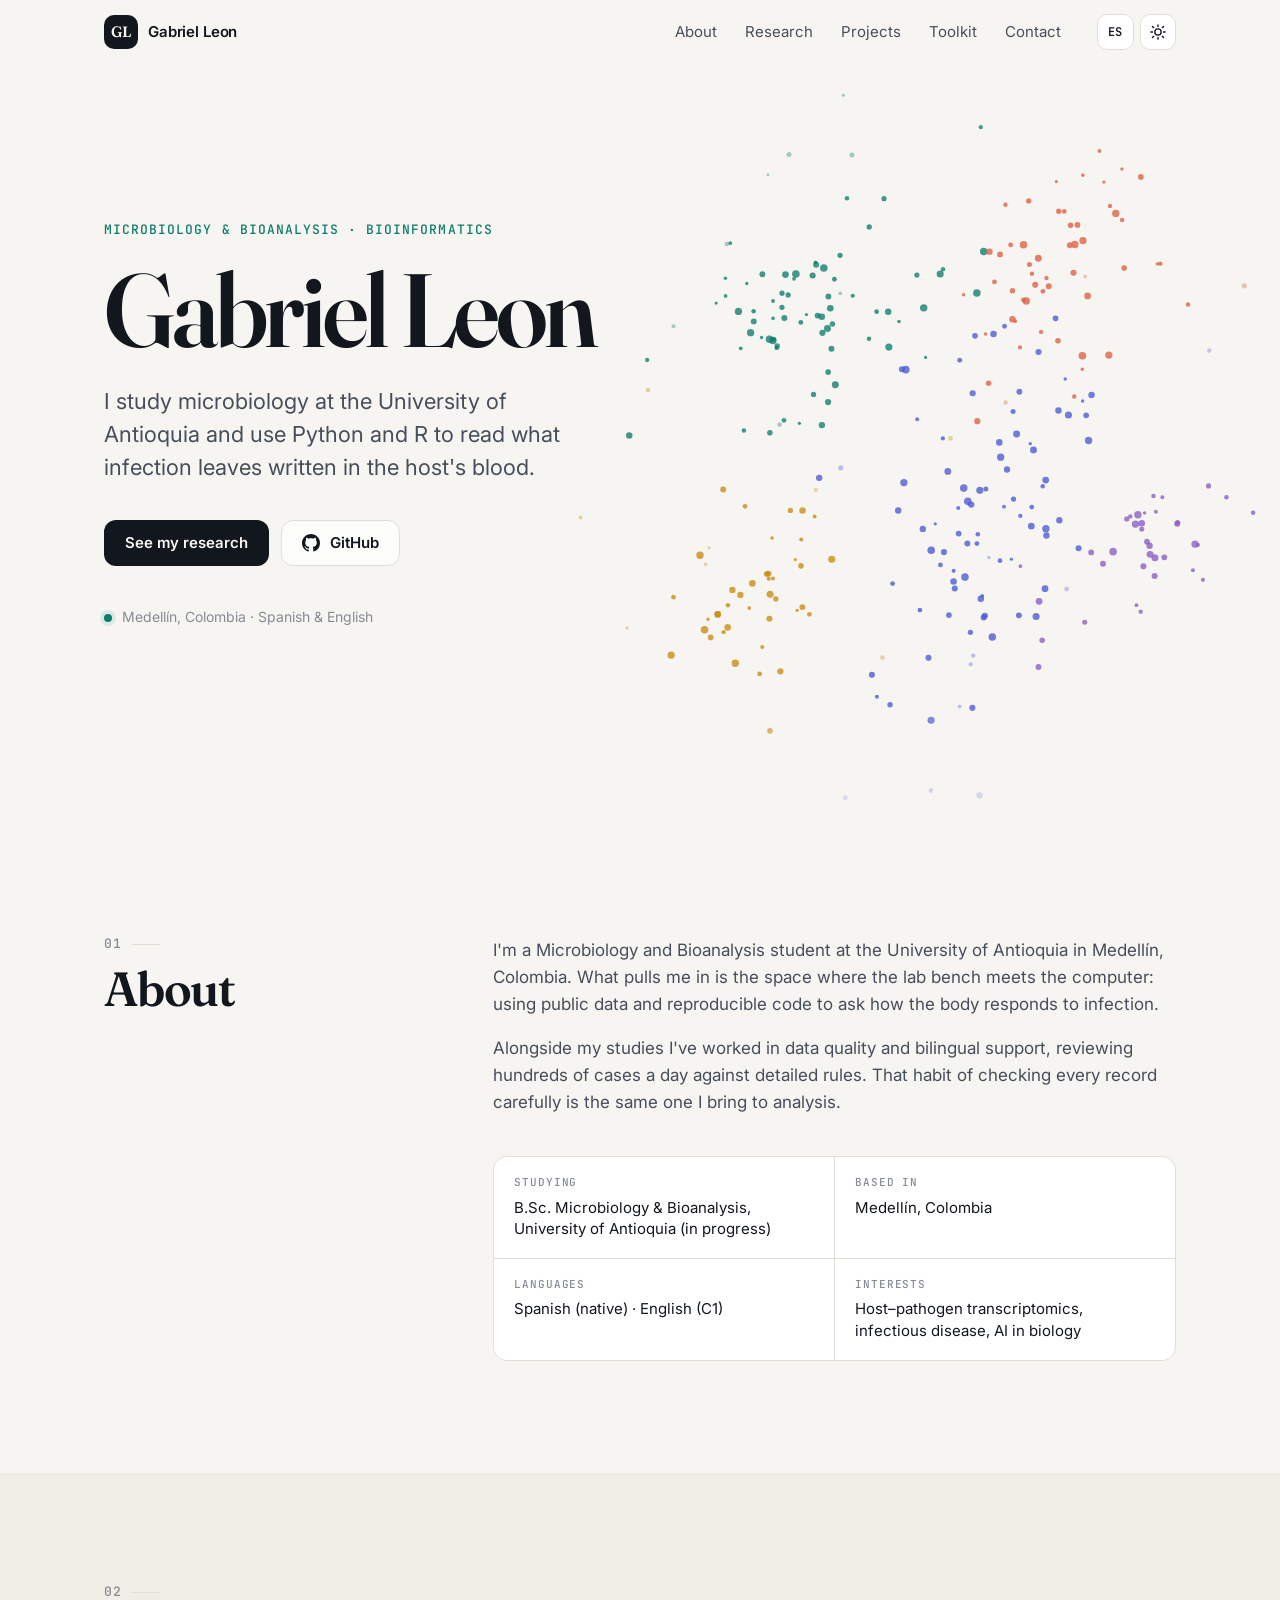
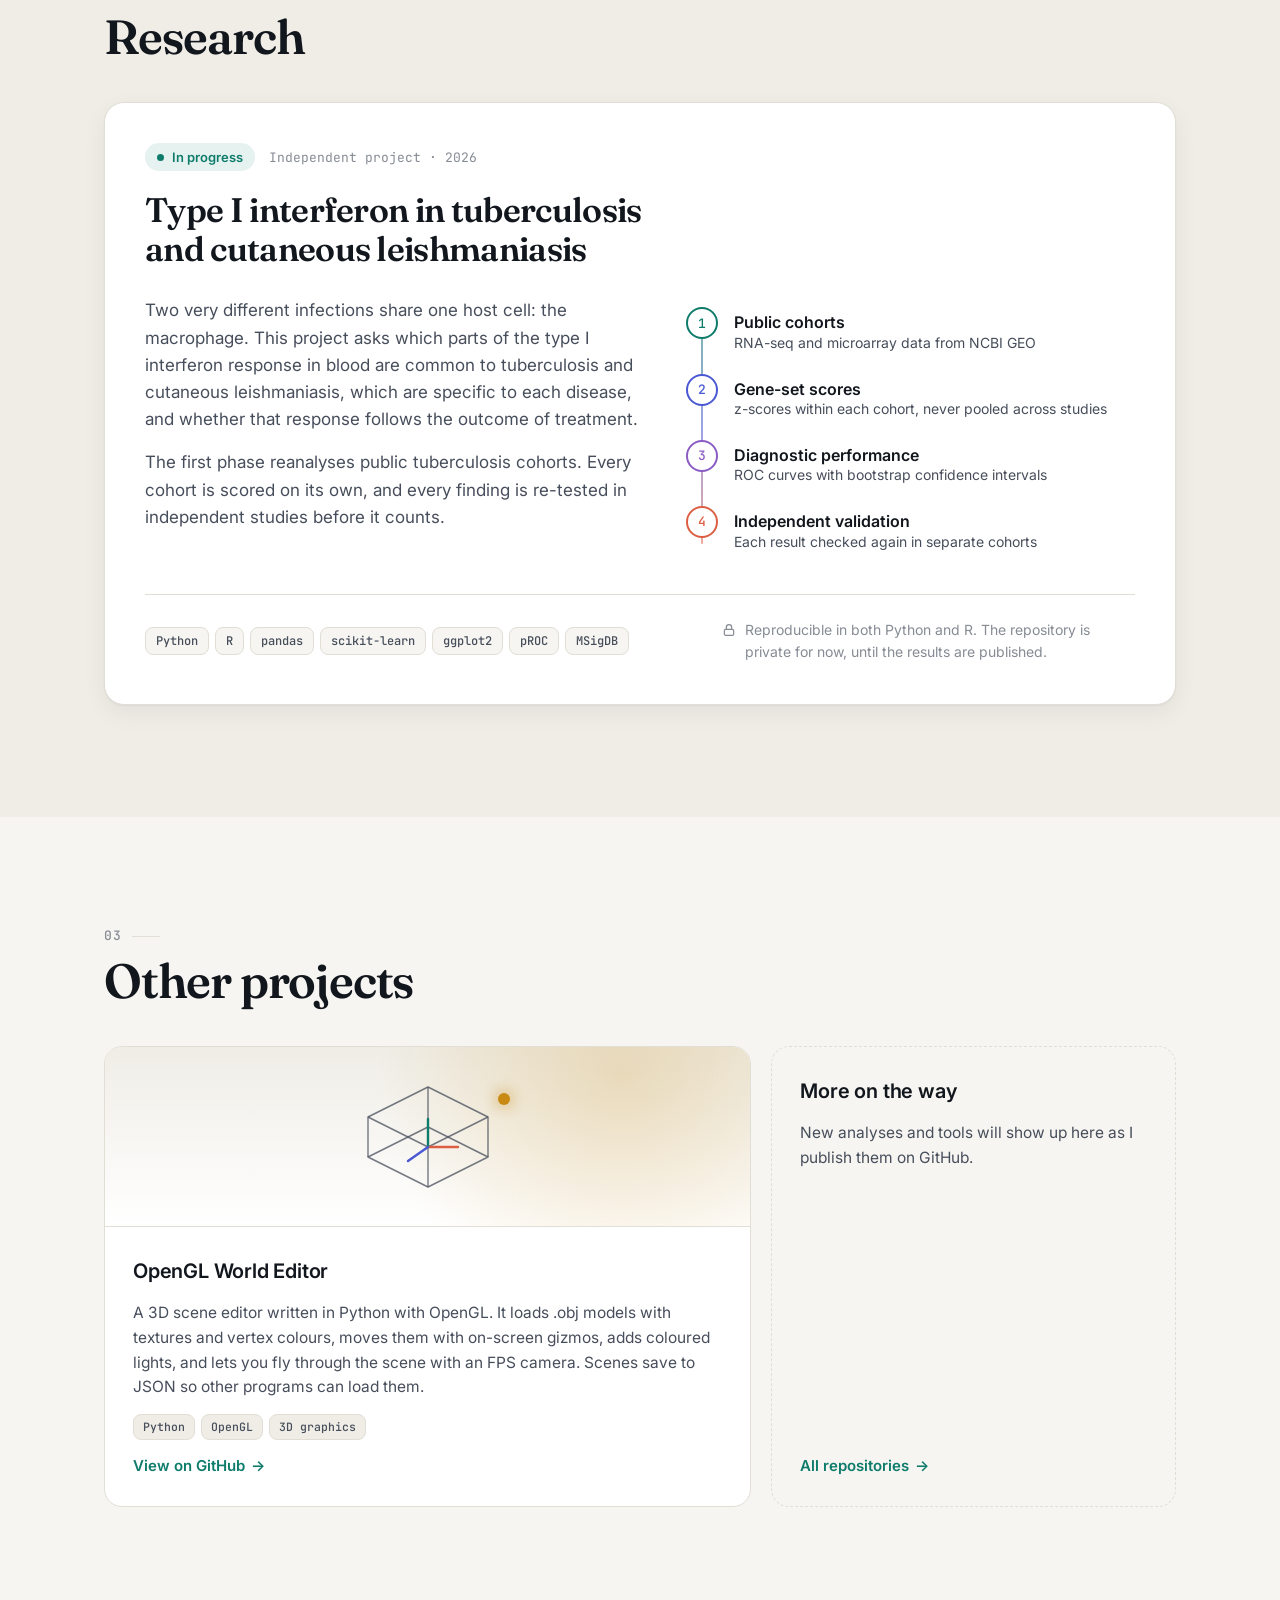
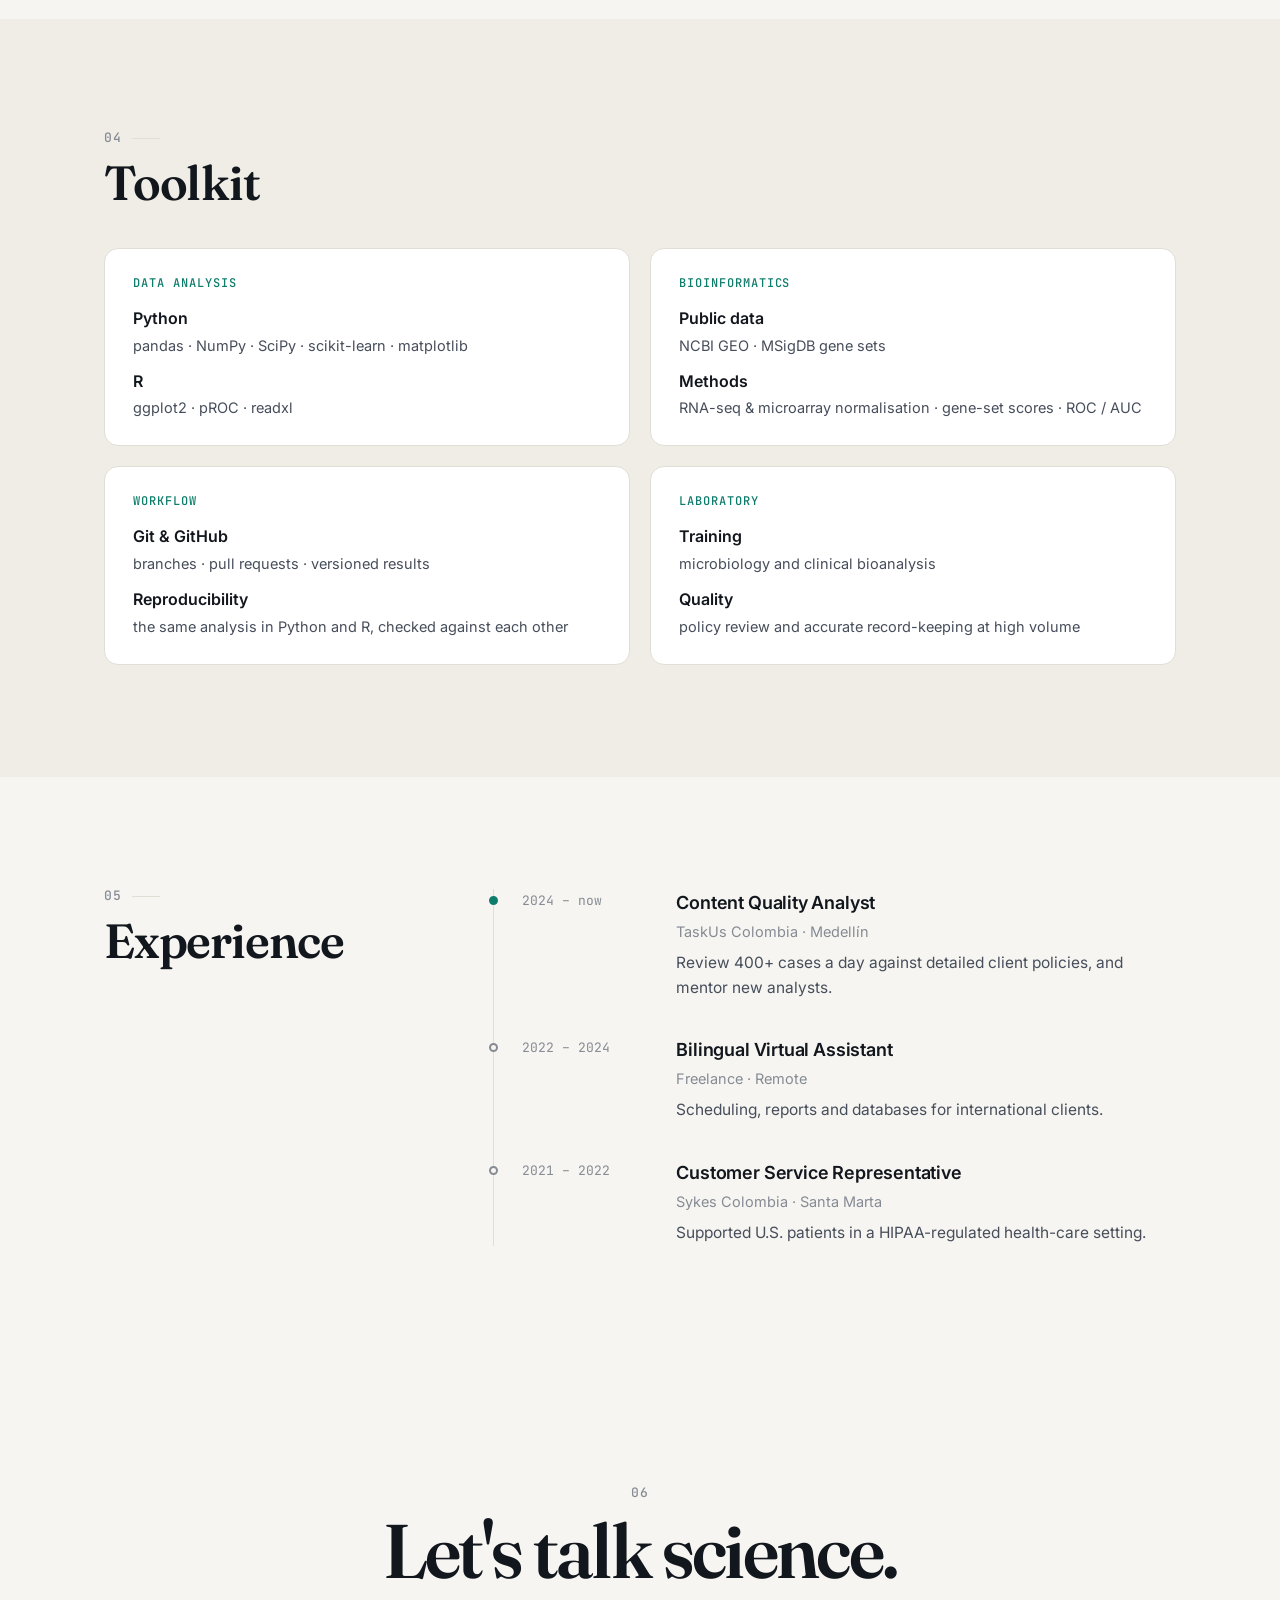
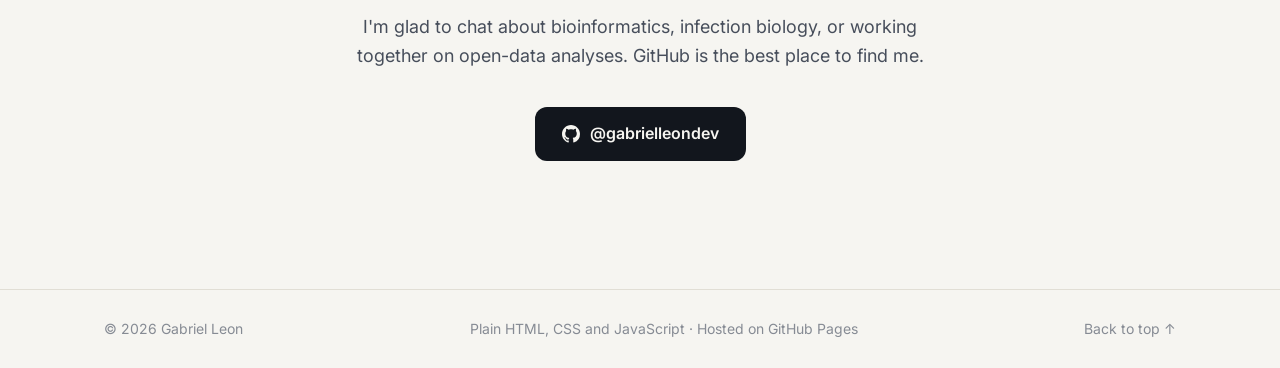
<file: index.html>
<!doctype html>
<html lang="en">
<head>
  <meta charset="utf-8">
  <meta name="viewport" content="width=device-width, initial-scale=1">
  <title>Gabriel Leon · Microbiology & Bioinformatics</title>
  <meta name="description" content="Gabriel Leon — Microbiology and Bioanalysis student at the University of Antioquia (Colombia), using Python and R to study the host response to infection in public transcriptomic data.">
  <meta name="author" content="Gabriel Leon">
  <meta name="theme-color" content="#f6f5f1">

  <meta property="og:type" content="website">
  <meta property="og:title" content="Gabriel Leon · Microbiology & Bioinformatics">
  <meta property="og:description" content="Microbiology and Bioanalysis student using Python and R to read infection in host transcriptomes.">
  <meta property="og:url" content="https://gabrielleondev.github.io/">
  <meta property="og:image" content="https://gabrielleondev.github.io/assets/og-light.png">
  <meta property="og:image:width" content="1200">
  <meta property="og:image:height" content="630">
  <meta property="og:image:alt" content="Gabriel Leon · Microbiology &amp; Bioanalysis · Bioinformatics">
  <meta name="twitter:card" content="summary_large_image">
  <meta name="twitter:image" content="https://gabrielleondev.github.io/assets/og-light.png">

  <link rel="icon" href="assets/favicon.svg" type="image/svg+xml">
  <link rel="preconnect" href="https://fonts.googleapis.com">
  <link rel="preconnect" href="https://fonts.gstatic.com" crossorigin>
  <link href="https://fonts.googleapis.com/css2?family=Fraunces:opsz,wght@9..144,400;9..144,600&family=Inter:wght@400;500;600&family=JetBrains+Mono:wght@400;500&display=swap" rel="stylesheet">
  <link rel="stylesheet" href="assets/styles.css?v=6">

  <script>
    // Aplica tema e idioma antes de pintar, para evitar parpadeos.
    // La página abre en modo claro; el oscuro solo si la persona lo eligió con el botón.
    (function () {
      var get = function (k) { try { return localStorage.getItem(k); } catch (e) { return null; } };
      var theme = get("theme") === "dark" ? "dark" : "light";
      document.documentElement.dataset.theme = theme;
      if (theme === "dark") document.querySelector('meta[name="theme-color"]').setAttribute("content", "#0a0d12");
      var lang = get("lang") || ((navigator.language || "en").toLowerCase().indexOf("es") === 0 ? "es" : "en");
      document.documentElement.lang = lang;
    })();
  </script>
</head>
<body>
  <a class="skip" href="#main" data-i18n="skip">Skip to content</a>

  <header class="nav" id="top">
    <div class="nav__inner">
      <a class="brand" href="#top" aria-label="Gabriel Leon, home">
        <span class="brand__mark" aria-hidden="true">GL</span>
        <span class="brand__name">Gabriel Leon</span>
      </a>

      <nav class="nav__links" id="nav-links" aria-label="Main">
        <a href="#about" data-i18n="nav.about">About</a>
        <a href="#research" data-i18n="nav.research">Research</a>
        <a href="#projects" data-i18n="nav.projects">Projects</a>
        <a href="#toolkit" data-i18n="nav.toolkit">Toolkit</a>
        <a href="#contact" data-i18n="nav.contact">Contact</a>
      </nav>

      <div class="nav__actions">
        <button class="chip-btn" id="lang-toggle" type="button" aria-label="Cambiar a español">
          <span data-lang-label>ES</span>
        </button>
        <button class="icon-btn" id="theme-toggle" type="button" aria-label="Toggle dark mode">
          <svg class="i-sun" viewBox="0 0 24 24" aria-hidden="true"><circle cx="12" cy="12" r="4.2"/><path d="M12 2.5v2.2M12 19.3v2.2M4.6 4.6l1.6 1.6M17.8 17.8l1.6 1.6M2.5 12h2.2M19.3 12h2.2M4.6 19.4l1.6-1.6M17.8 6.2l1.6-1.6"/></svg>
          <svg class="i-moon" viewBox="0 0 24 24" aria-hidden="true"><path d="M20 14.5A8 8 0 1 1 9.5 4a6.5 6.5 0 0 0 10.5 10.5z"/></svg>
        </button>
        <button class="icon-btn nav__menu" id="menu-toggle" type="button" aria-expanded="false" aria-controls="nav-links" aria-label="Open menu">
          <svg viewBox="0 0 24 24" aria-hidden="true"><path d="M4 7h16M4 12h16M4 17h16"/></svg>
        </button>
      </div>
    </div>
  </header>

  <main id="main">
    <!-- HERO -->
    <section class="hero" aria-labelledby="hero-title">
      <canvas class="hero__canvas" id="embedding" aria-hidden="true"></canvas>
      <div class="hero__inner wrap">
        <p class="eyebrow" data-i18n="hero.eyebrow">Microbiology &amp; Bioanalysis · Bioinformatics</p>
        <h1 class="hero__title" id="hero-title">Gabriel Leon</h1>
        <p class="hero__lead" data-i18n="hero.lead">I study microbiology at the University of Antioquia and use Python and R to read what infection leaves written in the host's blood.</p>
        <div class="hero__cta">
          <a class="btn btn--primary" href="#research" data-i18n="hero.cta">See my research</a>
          <a class="btn btn--ghost" href="https://github.com/gabrielleondev" rel="me">
            <svg class="gh" viewBox="0 0 16 16" aria-hidden="true"><path d="M8 0C3.58 0 0 3.58 0 8c0 3.54 2.29 6.53 5.47 7.59.4.07.55-.17.55-.38 0-.19-.01-.82-.01-1.49-2.01.37-2.53-.49-2.69-.94-.09-.23-.48-.94-.82-1.13-.28-.15-.68-.52-.01-.53.63-.01 1.08.58 1.23.82.72 1.21 1.87.87 2.33.66.07-.52.28-.87.51-1.07-1.78-.2-3.64-.89-3.64-3.95 0-.87.31-1.59.82-2.15-.08-.2-.36-1.02.08-2.12 0 0 .67-.21 2.2.82.64-.18 1.32-.27 2-.27.68 0 1.36.09 2 .27 1.53-1.04 2.2-.82 2.2-.82.44 1.1.16 1.92.08 2.12.51.56.82 1.27.82 2.15 0 3.07-1.87 3.75-3.65 3.95.29.25.54.73.54 1.48 0 1.07-.01 1.93-.01 2.2 0 .21.15.46.55.38A8.013 8.013 0 0 0 16 8c0-4.42-3.58-8-8-8z"/></svg>
            GitHub
          </a>
        </div>
        <p class="hero__meta">
          <span class="dot" aria-hidden="true"></span>
          <span data-i18n="hero.meta">Medellín, Colombia · Spanish &amp; English</span>
        </p>
      </div>
    </section>

    <!-- ABOUT -->
    <section class="section" id="about" aria-labelledby="about-title">
      <div class="wrap grid-2">
        <div>
          <p class="kicker">01</p>
          <h2 class="section__title" id="about-title" data-i18n="about.title">About</h2>
        </div>
        <div class="reveal">
          <p class="prose" data-i18n="about.p1">I'm a Microbiology and Bioanalysis student at the University of Antioquia in Medellín, Colombia. What pulls me in is the space where the lab bench meets the computer: using public data and reproducible code to ask how the body responds to infection.</p>
          <p class="prose" data-i18n="about.p2">Alongside my studies I've worked in data quality and bilingual support, reviewing hundreds of cases a day against detailed rules. That habit of checking every record carefully is the same one I bring to analysis.</p>

          <dl class="facts">
            <div><dt data-i18n="about.f1k">Studying</dt><dd data-i18n="about.f1v">B.Sc. Microbiology &amp; Bioanalysis, University of Antioquia (in progress)</dd></div>
            <div><dt data-i18n="about.f2k">Based in</dt><dd>Medellín, Colombia</dd></div>
            <div><dt data-i18n="about.f3k">Languages</dt><dd data-i18n="about.f3v">Spanish (native) · English (C1)</dd></div>
            <div><dt data-i18n="about.f4k">Interests</dt><dd data-i18n="about.f4v">Host–pathogen transcriptomics, infectious disease, AI in biology</dd></div>
          </dl>
        </div>
      </div>
    </section>

    <!-- RESEARCH -->
    <section class="section section--tint" id="research" aria-labelledby="research-title">
      <div class="wrap">
        <p class="kicker">02</p>
        <h2 class="section__title" id="research-title" data-i18n="research.title">Research</h2>

        <article class="feature reveal">
          <div class="feature__head">
            <span class="pill pill--live"><span class="pulse" aria-hidden="true"></span><span data-i18n="research.status">In progress</span></span>
            <span class="feature__where" data-i18n="research.where">Independent project · 2026</span>
          </div>

          <h3 class="feature__title" data-i18n="research.ptitle">Type I interferon in tuberculosis and cutaneous leishmaniasis</h3>

          <div class="feature__body">
            <div class="feature__text">
              <p class="prose" data-i18n="research.p1">Two very different infections share one host cell: the macrophage. This project asks which parts of the type I interferon response in blood are common to tuberculosis and cutaneous leishmaniasis, which are specific to each disease, and whether that response follows the outcome of treatment.</p>
              <p class="prose" data-i18n="research.p2">The first phase reanalyses public tuberculosis cohorts. Every cohort is scored on its own, and every finding is re-tested in independent studies before it counts.</p>
            </div>

            <ol class="pipeline" aria-label="Analysis pipeline">
              <li>
                <span class="pipeline__n">1</span>
                <span class="pipeline__t" data-i18n="research.s1t">Public cohorts</span>
                <span class="pipeline__d" data-i18n="research.s1d">RNA-seq and microarray data from NCBI GEO</span>
              </li>
              <li>
                <span class="pipeline__n">2</span>
                <span class="pipeline__t" data-i18n="research.s2t">Gene-set scores</span>
                <span class="pipeline__d" data-i18n="research.s2d">z-scores within each cohort, never pooled across studies</span>
              </li>
              <li>
                <span class="pipeline__n">3</span>
                <span class="pipeline__t" data-i18n="research.s3t">Diagnostic performance</span>
                <span class="pipeline__d" data-i18n="research.s3d">ROC curves with bootstrap confidence intervals</span>
              </li>
              <li>
                <span class="pipeline__n">4</span>
                <span class="pipeline__t" data-i18n="research.s4t">Independent validation</span>
                <span class="pipeline__d" data-i18n="research.s4d">Each result checked again in separate cohorts</span>
              </li>
            </ol>
          </div>

          <div class="feature__foot">
            <ul class="tags" aria-label="Tools">
              <li>Python</li><li>R</li><li>pandas</li><li>scikit-learn</li><li>ggplot2</li><li>pROC</li><li>MSigDB</li>
            </ul>
            <p class="feature__note">
              <svg viewBox="0 0 24 24" aria-hidden="true"><rect x="5" y="11" width="14" height="9" rx="2"/><path d="M8 11V8a4 4 0 0 1 8 0v3"/></svg>
              <span data-i18n="research.note">Reproducible in both Python and R. The repository is private for now, until the results are published.</span>
            </p>
          </div>
        </article>
      </div>
    </section>

    <!-- PROJECTS -->
    <section class="section" id="projects" aria-labelledby="projects-title">
      <div class="wrap">
        <p class="kicker">03</p>
        <h2 class="section__title" id="projects-title" data-i18n="projects.title">Other projects</h2>

        <div class="cards">
          <article class="card reveal">
            <div class="card__art" aria-hidden="true">
              <svg viewBox="0 0 240 120">
                <g class="wire">
                  <path d="M60 80 L120 50 L180 80 L120 110 Z"/>
                  <path d="M60 80 L60 40 L120 10 L180 40 L180 80"/>
                  <path d="M120 50 L120 10"/>
                  <path d="M60 40 L120 70 L180 40"/>
                  <path d="M120 70 L120 110"/>
                </g>
                <circle class="light" cx="196" cy="22" r="6"/>
                <g class="gizmo">
                  <path class="gx" d="M120 70 L150 70"/>
                  <path class="gy" d="M120 70 L120 42"/>
                  <path class="gz" d="M120 70 L100 84"/>
                </g>
              </svg>
            </div>
            <div class="card__body">
              <h3 class="card__title">OpenGL World Editor</h3>
              <p class="card__text" data-i18n="projects.ogl">A 3D scene editor written in Python with OpenGL. It loads .obj models with textures and vertex colours, moves them with on-screen gizmos, adds coloured lights, and lets you fly through the scene with an FPS camera. Scenes save to JSON so other programs can load them.</p>
              <ul class="tags tags--sm"><li>Python</li><li>OpenGL</li><li data-i18n="projects.tag3d">3D graphics</li></ul>
              <a class="link-arrow" href="https://github.com/gabrielleondev/OpenGL-WIII-Editor"><span data-i18n="projects.view">View on GitHub</span> <span aria-hidden="true">→</span></a>
            </div>
          </article>

          <article class="card card--soon reveal">
            <div class="card__body">
              <h3 class="card__title" data-i18n="projects.soonTitle">More on the way</h3>
              <p class="card__text" data-i18n="projects.soon">New analyses and tools will show up here as I publish them on GitHub.</p>
              <a class="link-arrow" href="https://github.com/gabrielleondev?tab=repositories"><span data-i18n="projects.all">All repositories</span> <span aria-hidden="true">→</span></a>
            </div>
          </article>
        </div>
      </div>
    </section>

    <!-- TOOLKIT -->
    <section class="section section--tint" id="toolkit" aria-labelledby="toolkit-title">
      <div class="wrap">
        <p class="kicker">04</p>
        <h2 class="section__title" id="toolkit-title" data-i18n="toolkit.title">Toolkit</h2>

        <div class="toolkit">
          <div class="tool reveal">
            <h3 data-i18n="toolkit.g1">Data analysis</h3>
            <ul>
              <li><strong>Python</strong> <span>pandas · NumPy · SciPy · scikit-learn · matplotlib</span></li>
              <li><strong>R</strong> <span>ggplot2 · pROC · readxl</span></li>
            </ul>
          </div>
          <div class="tool reveal">
            <h3 data-i18n="toolkit.g2">Bioinformatics</h3>
            <ul>
              <li><strong data-i18n="toolkit.b1">Public data</strong> <span data-i18n="toolkit.b1v">NCBI GEO · MSigDB gene sets</span></li>
              <li><strong data-i18n="toolkit.b2">Methods</strong> <span data-i18n="toolkit.b2v">RNA-seq &amp; microarray normalisation · gene-set scores · ROC / AUC</span></li>
            </ul>
          </div>
          <div class="tool reveal">
            <h3 data-i18n="toolkit.g3">Workflow</h3>
            <ul>
              <li><strong>Git &amp; GitHub</strong> <span data-i18n="toolkit.w1v">branches · pull requests · versioned results</span></li>
              <li><strong data-i18n="toolkit.w2">Reproducibility</strong> <span data-i18n="toolkit.w2v">the same analysis in Python and R, checked against each other</span></li>
            </ul>
          </div>
          <div class="tool reveal">
            <h3 data-i18n="toolkit.g4">Laboratory</h3>
            <ul>
              <li><strong data-i18n="toolkit.l1">Training</strong> <span data-i18n="toolkit.l1v">microbiology and clinical bioanalysis</span></li>
              <li><strong data-i18n="toolkit.l2">Quality</strong> <span data-i18n="toolkit.l2v">policy review and accurate record-keeping at high volume</span></li>
            </ul>
          </div>
        </div>
      </div>
    </section>

    <!-- EXPERIENCE -->
    <section class="section" id="experience" aria-labelledby="experience-title">
      <div class="wrap grid-2">
        <div>
          <p class="kicker">05</p>
          <h2 class="section__title" id="experience-title" data-i18n="exp.title">Experience</h2>
        </div>
        <ol class="timeline">
          <li class="reveal">
            <span class="timeline__when" data-i18n="exp.w1">2024 – now</span>
            <div>
              <h3 class="timeline__role" data-i18n="exp.r1">Content Quality Analyst</h3>
              <p class="timeline__org">TaskUs Colombia · Medellín</p>
              <p class="timeline__text" data-i18n="exp.t1">Review 400+ cases a day against detailed client policies, and mentor new analysts.</p>
            </div>
          </li>
          <li class="reveal">
            <span class="timeline__when">2022 – 2024</span>
            <div>
              <h3 class="timeline__role" data-i18n="exp.r2">Bilingual Virtual Assistant</h3>
              <p class="timeline__org" data-i18n="exp.o2">Freelance · Remote</p>
              <p class="timeline__text" data-i18n="exp.t2">Scheduling, reports and databases for international clients.</p>
            </div>
          </li>
          <li class="reveal">
            <span class="timeline__when">2021 – 2022</span>
            <div>
              <h3 class="timeline__role" data-i18n="exp.r3">Customer Service Representative</h3>
              <p class="timeline__org">Sykes Colombia · Santa Marta</p>
              <p class="timeline__text" data-i18n="exp.t3">Supported U.S. patients in a HIPAA-regulated health-care setting.</p>
            </div>
          </li>
        </ol>
      </div>
    </section>

    <!-- CONTACT -->
    <section class="section contact" id="contact" aria-labelledby="contact-title">
      <div class="wrap contact__inner reveal">
        <p class="kicker">06</p>
        <h2 class="contact__title" id="contact-title" data-i18n="contact.title">Let's talk science.</h2>
        <p class="contact__text" data-i18n="contact.text">I'm glad to chat about bioinformatics, infection biology, or working together on open-data analyses. GitHub is the best place to find me.</p>
        <a class="btn btn--primary btn--lg" href="https://github.com/gabrielleondev" rel="me">
          <svg class="gh" viewBox="0 0 16 16" aria-hidden="true"><path d="M8 0C3.58 0 0 3.58 0 8c0 3.54 2.29 6.53 5.47 7.59.4.07.55-.17.55-.38 0-.19-.01-.82-.01-1.49-2.01.37-2.53-.49-2.69-.94-.09-.23-.48-.94-.82-1.13-.28-.15-.68-.52-.01-.53.63-.01 1.08.58 1.23.82.72 1.21 1.87.87 2.33.66.07-.52.28-.87.51-1.07-1.78-.2-3.64-.89-3.64-3.95 0-.87.31-1.59.82-2.15-.08-.2-.36-1.02.08-2.12 0 0 .67-.21 2.2.82.64-.18 1.32-.27 2-.27.68 0 1.36.09 2 .27 1.53-1.04 2.2-.82 2.2-.82.44 1.1.16 1.92.08 2.12.51.56.82 1.27.82 2.15 0 3.07-1.87 3.75-3.65 3.95.29.25.54.73.54 1.48 0 1.07-.01 1.93-.01 2.2 0 .21.15.46.55.38A8.013 8.013 0 0 0 16 8c0-4.42-3.58-8-8-8z"/></svg>
          @gabrielleondev
        </a>
      </div>
    </section>
  </main>

  <footer class="footer">
    <div class="wrap footer__inner">
      <p>© <span id="year">2026</span> Gabriel Leon</p>
      <p data-i18n="footer.built">Plain HTML, CSS and JavaScript · Hosted on GitHub Pages</p>
      <a href="#top" class="footer__top" data-i18n="footer.top">Back to top ↑</a>
    </div>
  </footer>

  <script src="assets/main.js?v=6" defer></script>
</body>
</html>
</file>
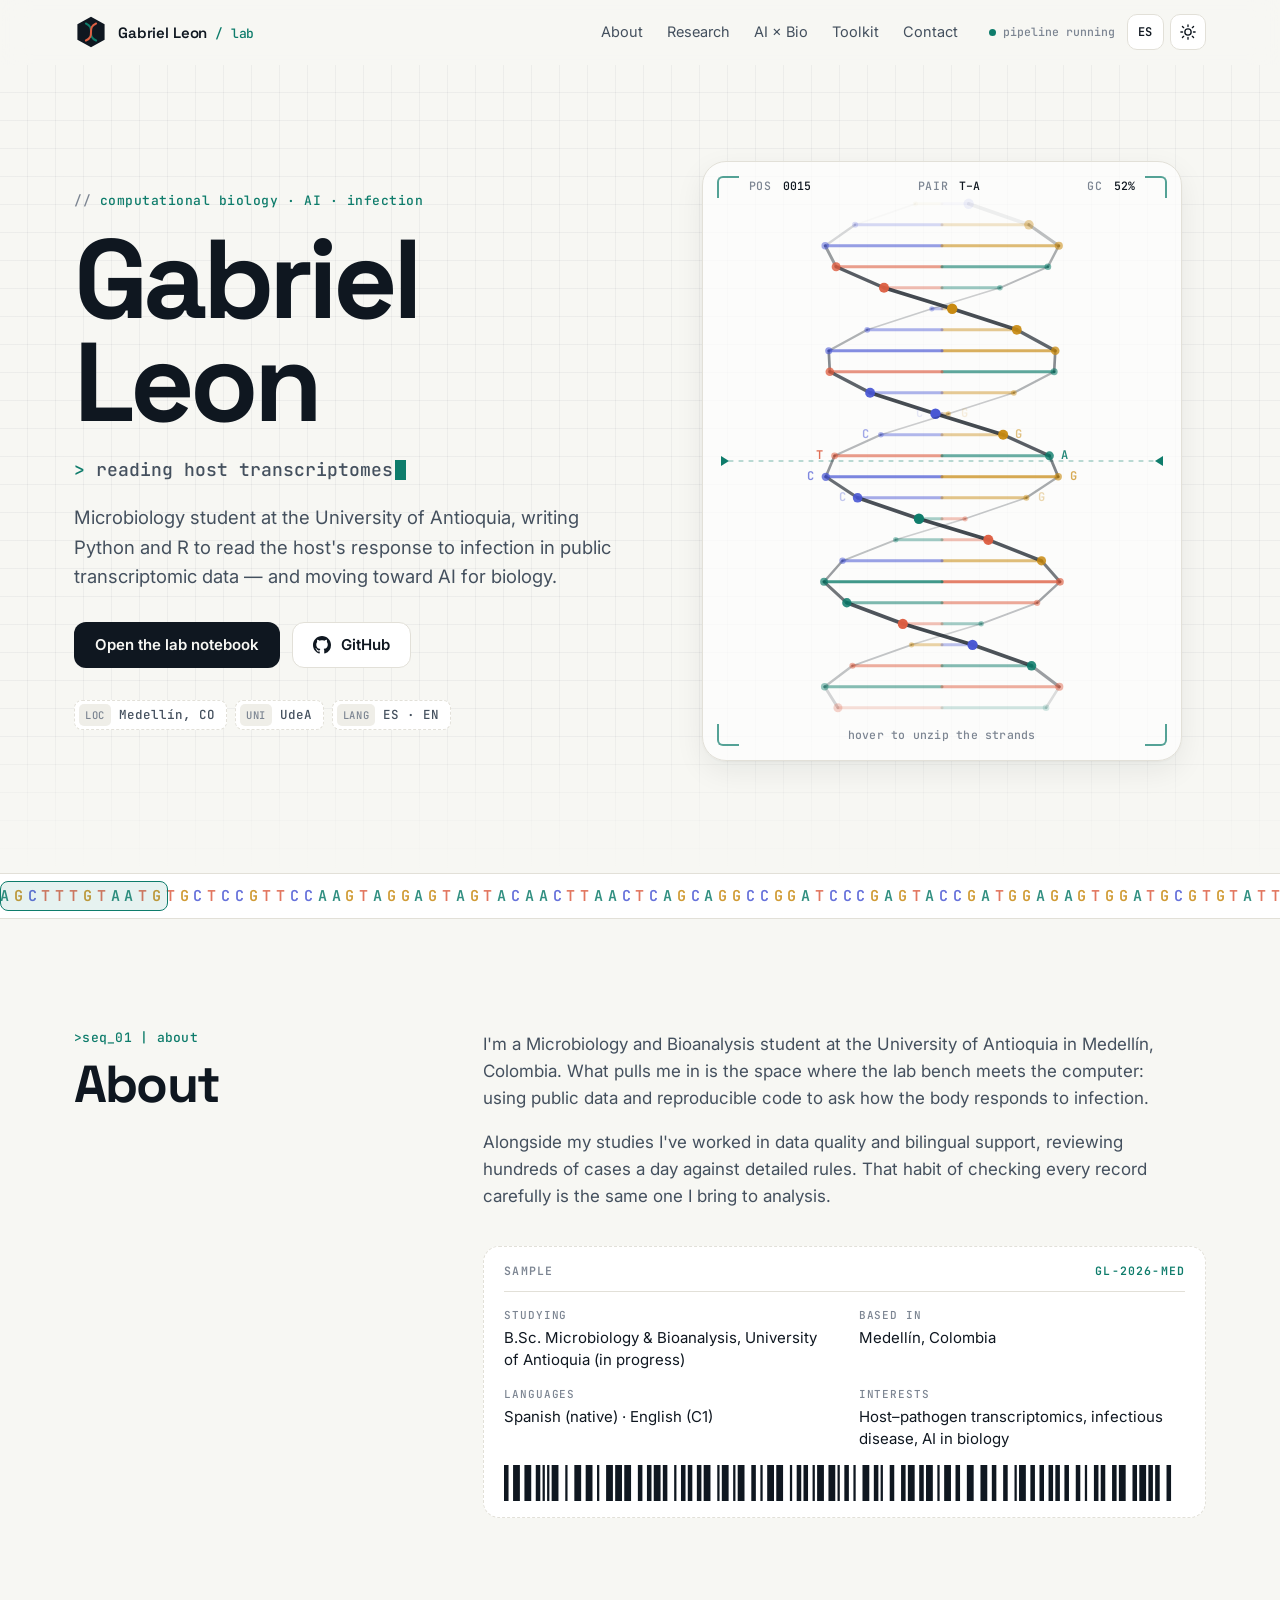
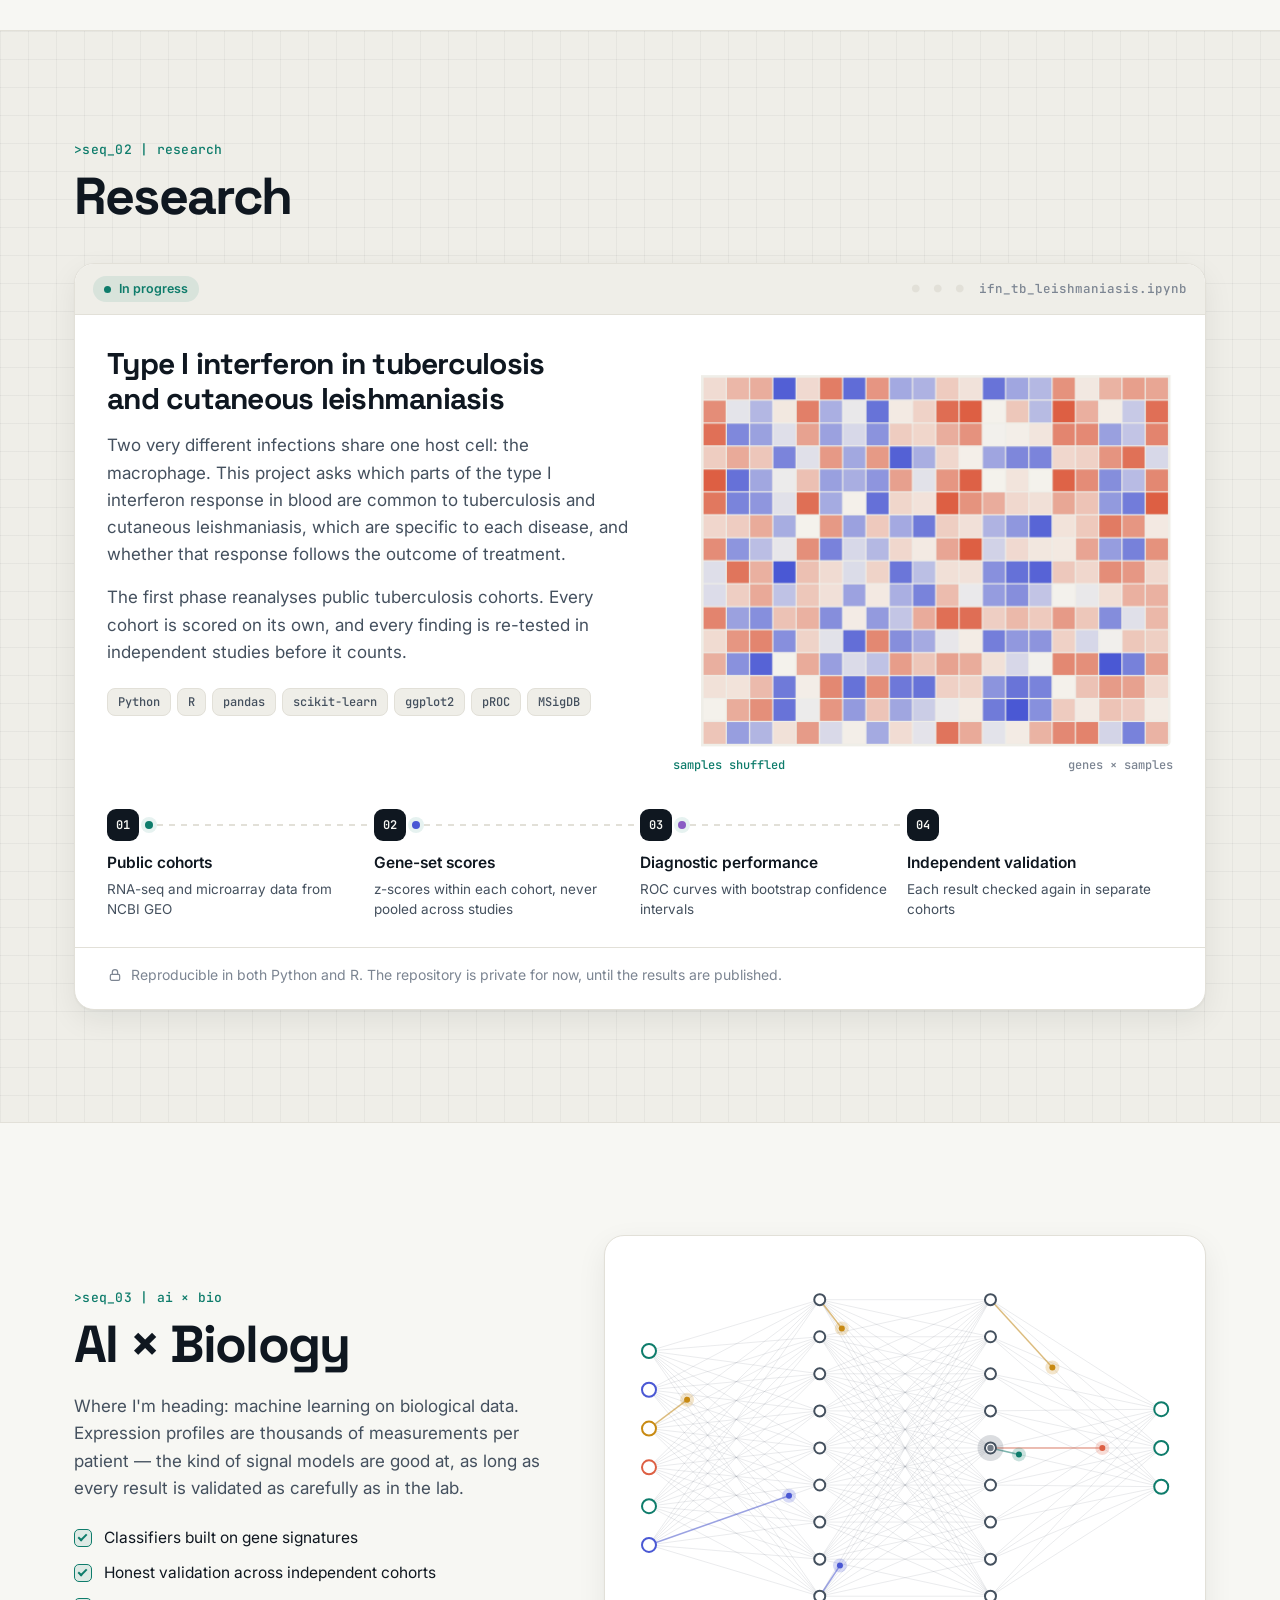
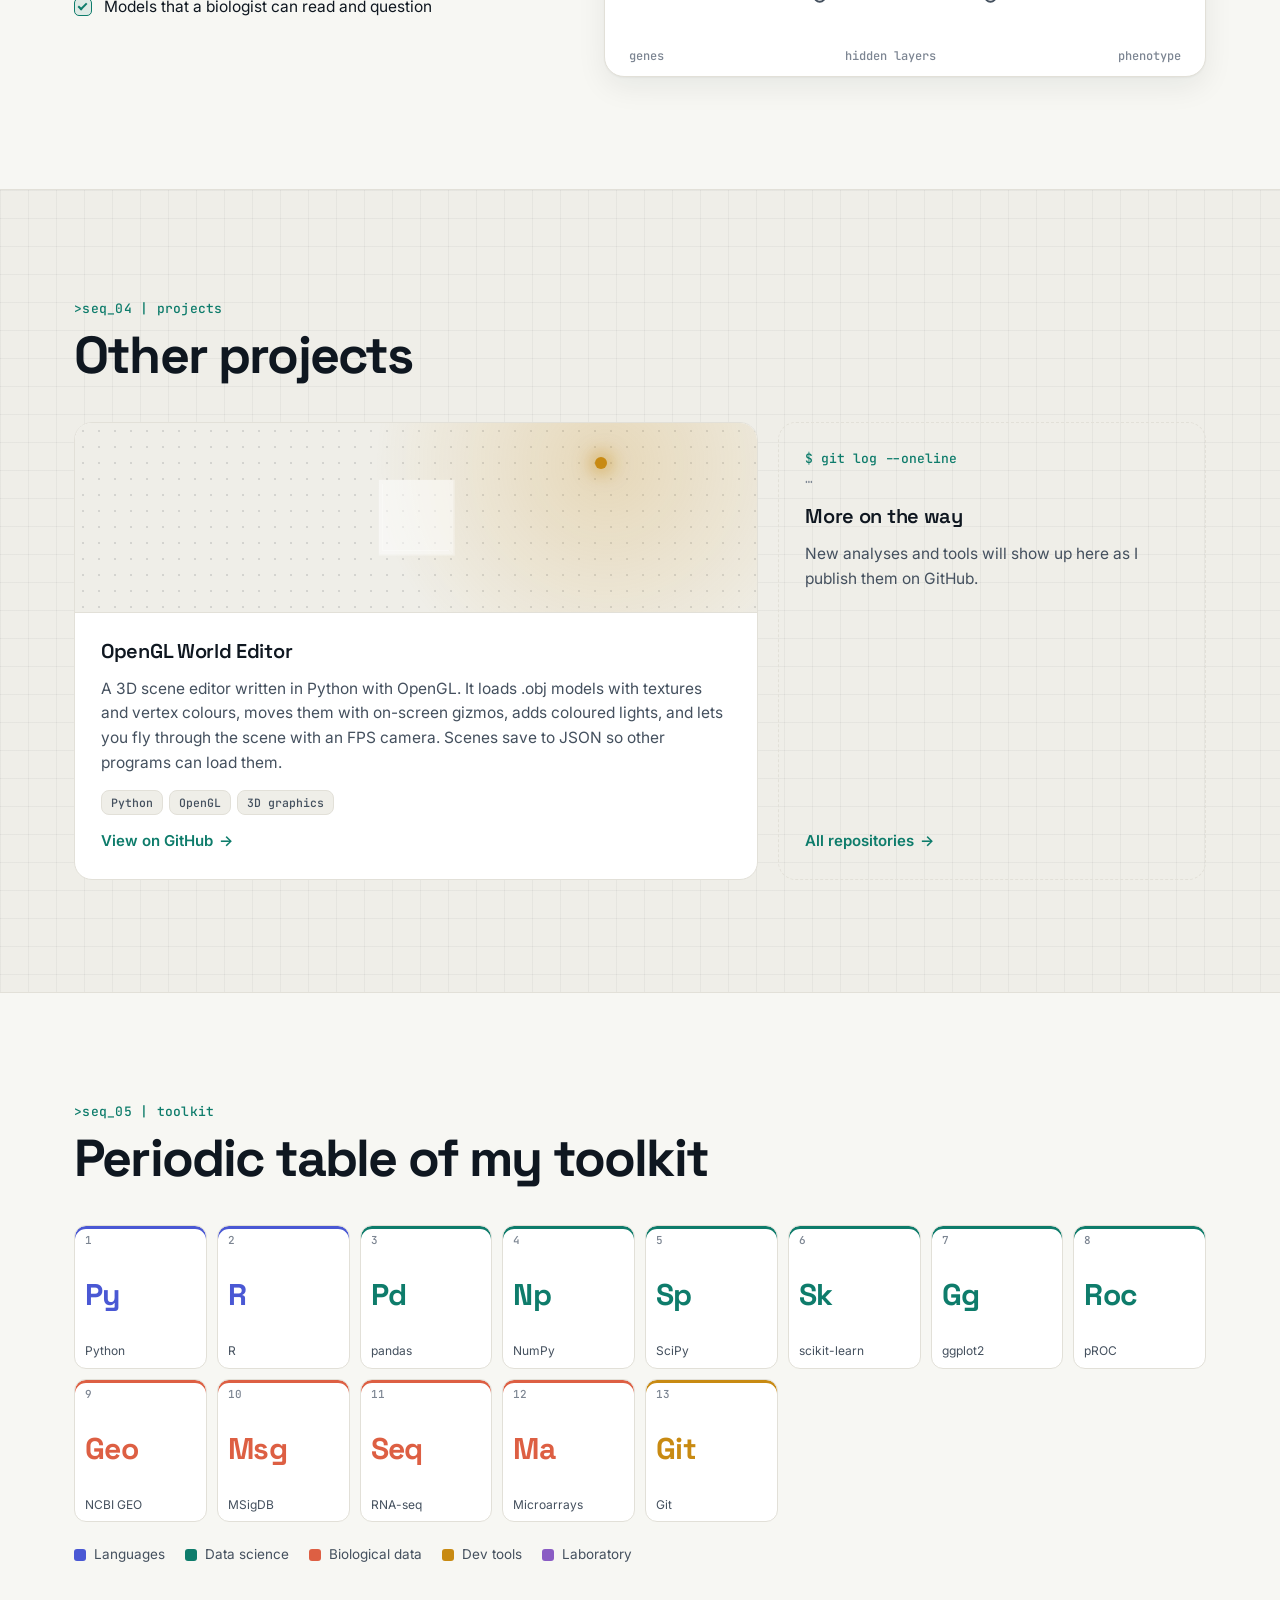
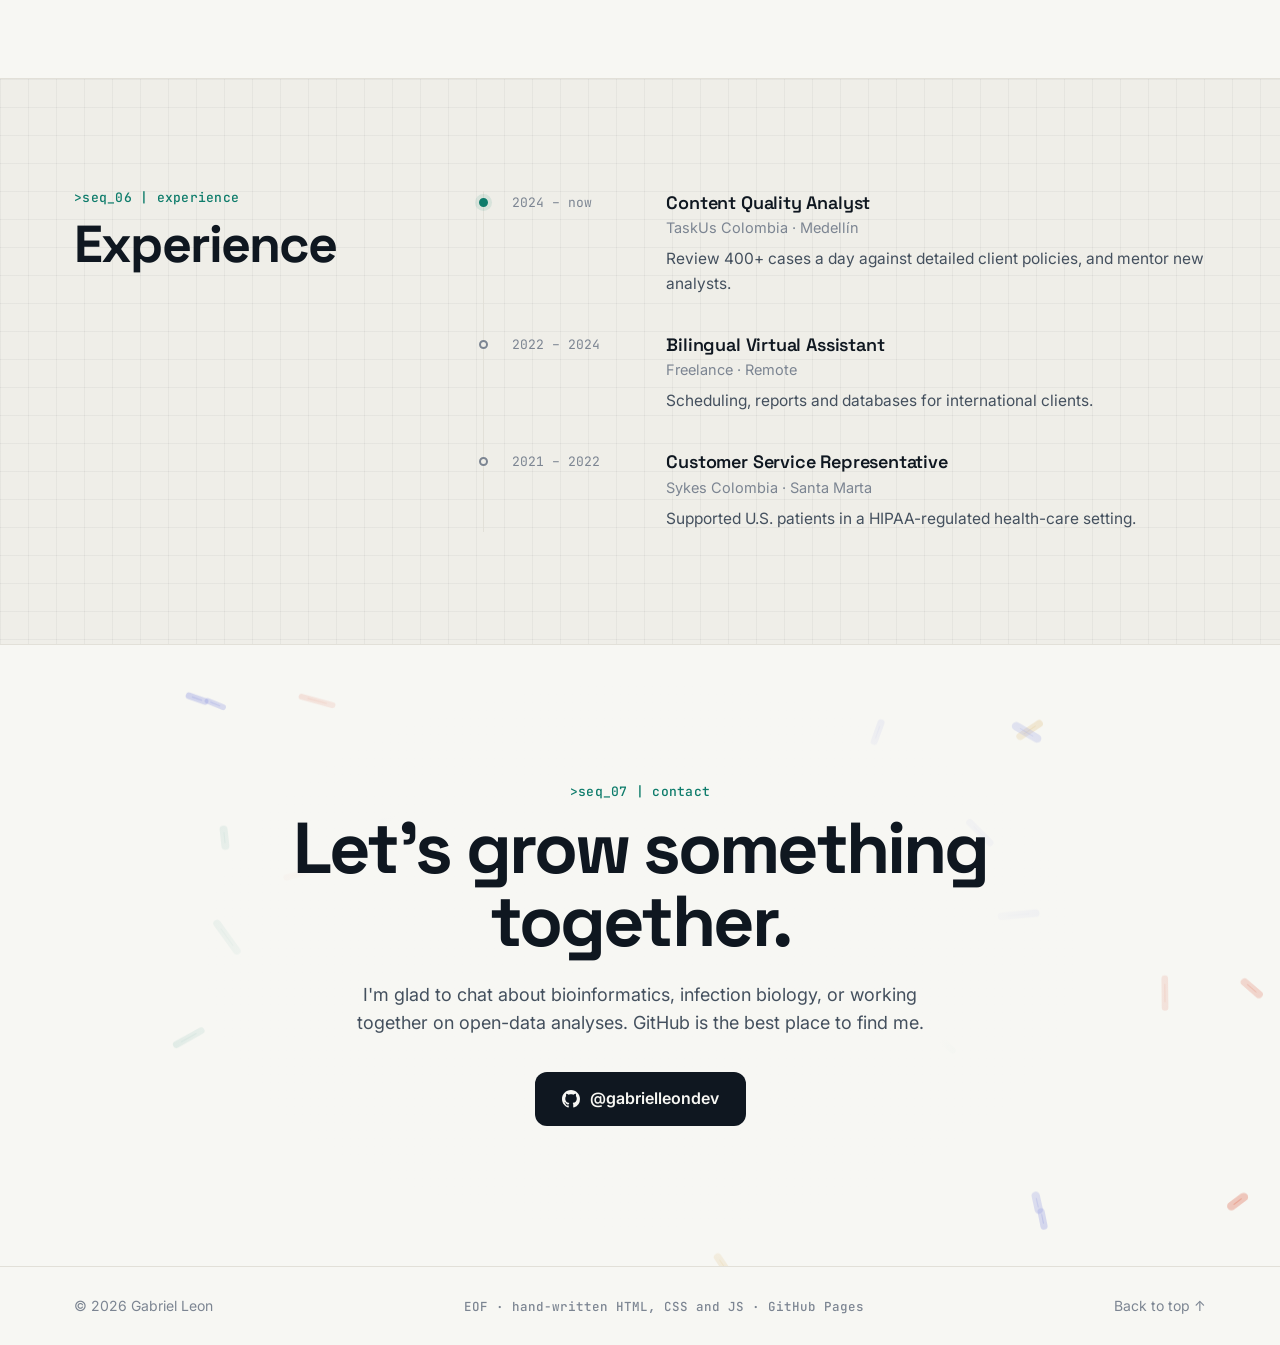
<file: lab/index.html>
<!doctype html>
<html lang="en">
<head>
  <meta charset="utf-8">
  <meta name="viewport" content="width=device-width, initial-scale=1">
  <title>Gabriel Leon · Computational Biology Lab</title>
  <meta name="description" content="Gabriel Leon — Microbiology and Bioanalysis student at the University of Antioquia, working on bioinformatics and AI for infectious disease.">
  <meta name="robots" content="noindex">
  <meta name="theme-color" content="#f7f7f3">
  <link rel="icon" href="../assets/favicon.svg" type="image/svg+xml">
  <link rel="preconnect" href="https://fonts.googleapis.com">
  <link rel="preconnect" href="https://fonts.gstatic.com" crossorigin>
  <link href="https://fonts.googleapis.com/css2?family=Space+Grotesk:wght@400;500;600;700&family=Inter:wght@400;500;600&family=JetBrains+Mono:wght@400;500;600&display=swap" rel="stylesheet">
  <link rel="stylesheet" href="lab.css?v=4">
  <script>
    (function () {
      var get = function (k) { try { return localStorage.getItem(k); } catch (e) { return null; } };
      var theme = get("theme") === "dark" ? "dark" : "light";
      document.documentElement.dataset.theme = theme;
      var lang = get("lang") || ((navigator.language || "en").toLowerCase().indexOf("es") === 0 ? "es" : "en");
      document.documentElement.lang = lang;
    })();
  </script>
</head>
<body>
  <a class="skip" href="#main" data-i18n="skip">Skip to content</a>
  <div class="progress" aria-hidden="true"><span id="progress-bar"></span></div>

  <header class="nav" id="top">
    <div class="nav__inner">
      <a class="brand" href="#top" aria-label="Gabriel Leon, home">
        <svg class="brand__mark" viewBox="0 0 40 40" aria-hidden="true">
          <path class="hex" d="M20 2 L36 11 L36 29 L20 38 L4 29 L4 11 Z"/>
          <path class="helix-a" d="M14 10 C26 15, 14 25, 26 30"/>
          <path class="helix-b" d="M26 10 C14 15, 26 25, 14 30"/>
        </svg>
        <span class="brand__name">Gabriel Leon<span class="brand__lab"> / lab</span></span>
      </a>

      <nav class="nav__links" id="nav-links" aria-label="Main">
        <a href="#about" data-i18n="nav.about">About</a>
        <a href="#research" data-i18n="nav.research">Research</a>
        <a href="#ai" data-i18n="nav.ai">AI × Bio</a>
        <a href="#toolkit" data-i18n="nav.toolkit">Toolkit</a>
        <a href="#contact" data-i18n="nav.contact">Contact</a>
      </nav>

      <div class="nav__actions">
        <span class="status" aria-hidden="true"><span class="status__dot"></span><span data-i18n="nav.status">pipeline running</span></span>
        <button class="chip-btn" id="lang-toggle" type="button" aria-label="Cambiar a español"><span data-lang-label>ES</span></button>
        <button class="icon-btn" id="theme-toggle" type="button" aria-label="Toggle dark mode">
          <svg class="i-sun" viewBox="0 0 24 24" aria-hidden="true"><circle cx="12" cy="12" r="4.2"/><path d="M12 2.5v2.2M12 19.3v2.2M4.6 4.6l1.6 1.6M17.8 17.8l1.6 1.6M2.5 12h2.2M19.3 12h2.2M4.6 19.4l1.6-1.6M17.8 6.2l1.6-1.6"/></svg>
          <svg class="i-moon" viewBox="0 0 24 24" aria-hidden="true"><path d="M20 14.5A8 8 0 1 1 9.5 4a6.5 6.5 0 0 0 10.5 10.5z"/></svg>
        </button>
        <button class="icon-btn nav__menu" id="menu-toggle" type="button" aria-expanded="false" aria-controls="nav-links" aria-label="Open menu">
          <svg viewBox="0 0 24 24" aria-hidden="true"><path d="M4 7h16M4 12h16M4 17h16"/></svg>
        </button>
      </div>
    </div>
  </header>

  <main id="main">
    <!-- HERO -->
    <section class="hero" aria-labelledby="hero-title">
      <div class="wrap hero__grid">
        <div class="hero__text">
          <p class="eyebrow"><span class="eyebrow__tag">// </span><span data-i18n="hero.eyebrow">computational biology · AI · infection</span></p>
          <h1 class="hero__title" id="hero-title">Gabriel<br>Leon</h1>
          <p class="typed" aria-live="off"><span class="typed__prompt">&gt;</span> <span id="typed"></span><span class="typed__cursor" aria-hidden="true"></span></p>
          <p class="hero__lead" data-i18n="hero.lead">Microbiology student at the University of Antioquia, writing Python and R to read the host's response to infection in public transcriptomic data — and moving toward AI for biology.</p>
          <div class="hero__cta">
            <a class="btn btn--primary" href="#research" data-i18n="hero.cta">Open the lab notebook</a>
            <a class="btn btn--ghost" href="https://github.com/gabrielleondev" rel="me">
              <svg class="gh" viewBox="0 0 16 16" aria-hidden="true"><path d="M8 0C3.58 0 0 3.58 0 8c0 3.54 2.29 6.53 5.47 7.59.4.07.55-.17.55-.38 0-.19-.01-.82-.01-1.49-2.01.37-2.53-.49-2.69-.94-.09-.23-.48-.94-.82-1.13-.28-.15-.68-.52-.01-.53.63-.01 1.08.58 1.23.82.72 1.21 1.87.87 2.33.66.07-.52.28-.87.51-1.07-1.78-.2-3.64-.89-3.64-3.95 0-.87.31-1.59.82-2.15-.08-.2-.36-1.02.08-2.12 0 0 .67-.21 2.2.82.64-.18 1.32-.27 2-.27.68 0 1.36.09 2 .27 1.53-1.04 2.2-.82 2.2-.82.44 1.1.16 1.92.08 2.12.51.56.82 1.27.82 2.15 0 3.07-1.87 3.75-3.65 3.95.29.25.54.73.54 1.48 0 1.07-.01 1.93-.01 2.2 0 .21.15.46.55.38A8.013 8.013 0 0 0 16 8c0-4.42-3.58-8-8-8z"/></svg>
              GitHub
            </a>
          </div>
          <ul class="specimen" aria-label="Quick facts">
            <li><span>LOC</span>Medellín, CO</li>
            <li><span>UNI</span>UdeA</li>
            <li><span>LANG</span>ES · EN</li>
          </ul>
        </div>

        <div class="hero__visual">
          <div class="scope">
            <span class="scope__corner scope__corner--tl" aria-hidden="true"></span>
            <span class="scope__corner scope__corner--tr" aria-hidden="true"></span>
            <span class="scope__corner scope__corner--bl" aria-hidden="true"></span>
            <span class="scope__corner scope__corner--br" aria-hidden="true"></span>
            <canvas id="helix" aria-label="Animated DNA double helix" role="img"></canvas>
            <div class="scope__hud" aria-hidden="true">
              <span><b data-i18n="hud.pos">pos</b> <i id="hud-pos">0001</i></span>
              <span><b data-i18n="hud.pair">pair</b> <i id="hud-pair">A–T</i></span>
              <span><b>GC</b> <i id="hud-gc">50%</i></span>
            </div>
            <p class="scope__hint" data-i18n="hero.hint">hover to unzip the strands</p>
          </div>
        </div>
      </div>
    </section>

    <!-- SEQUENCE RIBBON -->
    <div class="ribbon" aria-hidden="true">
      <div class="ribbon__track" id="ribbon"></div>
      <div class="ribbon__read"></div>
    </div>

    <!-- ABOUT -->
    <section class="section" id="about" aria-labelledby="about-title">
      <div class="wrap grid-2">
        <header class="sec-head">
          <p class="sec-id">&gt;seq_01 | about</p>
          <h2 class="sec-title" id="about-title" data-i18n="about.title">About</h2>
        </header>
        <div class="reveal">
          <p class="prose" data-i18n="about.p1">I'm a Microbiology and Bioanalysis student at the University of Antioquia in Medellín, Colombia. What pulls me in is the space where the lab bench meets the computer: using public data and reproducible code to ask how the body responds to infection.</p>
          <p class="prose" data-i18n="about.p2">Alongside my studies I've worked in data quality and bilingual support, reviewing hundreds of cases a day against detailed rules. That habit of checking every record carefully is the same one I bring to analysis.</p>

          <div class="label-card">
            <div class="label-card__head">
              <span data-i18n="about.sample">SAMPLE</span>
              <span>GL-2026-MED</span>
            </div>
            <dl class="label-card__grid">
              <div><dt data-i18n="about.f1k">Studying</dt><dd data-i18n="about.f1v">B.Sc. Microbiology &amp; Bioanalysis, University of Antioquia (in progress)</dd></div>
              <div><dt data-i18n="about.f2k">Based in</dt><dd>Medellín, Colombia</dd></div>
              <div><dt data-i18n="about.f3k">Languages</dt><dd data-i18n="about.f3v">Spanish (native) · English (C1)</dd></div>
              <div><dt data-i18n="about.f4k">Interests</dt><dd data-i18n="about.f4v">Host–pathogen transcriptomics, infectious disease, AI in biology</dd></div>
            </dl>
            <svg class="barcode" id="barcode" viewBox="0 0 300 40" preserveAspectRatio="none" aria-hidden="true"></svg>
          </div>
        </div>
      </div>
    </section>

    <!-- RESEARCH -->
    <section class="section section--grid" id="research" aria-labelledby="research-title">
      <div class="wrap">
        <header class="sec-head">
          <p class="sec-id">&gt;seq_02 | research</p>
          <h2 class="sec-title" id="research-title" data-i18n="research.title">Research</h2>
        </header>

        <article class="panel reveal">
          <div class="panel__bar">
            <span class="pill"><span class="pulse" aria-hidden="true"></span><span data-i18n="research.status">In progress</span></span>
            <span class="panel__file">ifn_tb_leishmaniasis.ipynb</span>
          </div>

          <div class="panel__body">
            <div>
              <h3 class="panel__title" data-i18n="research.ptitle">Type I interferon in tuberculosis and cutaneous leishmaniasis</h3>
              <p class="prose" data-i18n="research.p1">Two very different infections share one host cell: the macrophage. This project asks which parts of the type I interferon response in blood are common to tuberculosis and cutaneous leishmaniasis, which are specific to each disease, and whether that response follows the outcome of treatment.</p>
              <p class="prose" data-i18n="research.p2">The first phase reanalyses public tuberculosis cohorts. Every cohort is scored on its own, and every finding is re-tested in independent studies before it counts.</p>
              <ul class="tags" aria-label="Tools">
                <li>Python</li><li>R</li><li>pandas</li><li>scikit-learn</li><li>ggplot2</li><li>pROC</li><li>MSigDB</li>
              </ul>
            </div>

            <figure class="heatmap">
              <canvas id="heatmap" role="img" aria-label="Animated gene-expression heatmap that clusters itself"></canvas>
              <figcaption><span id="heatmap-state" data-i18n="research.hmShuffled">samples shuffled</span><span class="heatmap__axis" data-i18n="research.hmAxis">genes × samples</span></figcaption>
            </figure>
          </div>

          <ol class="flow" aria-label="Analysis pipeline">
            <li><span class="flow__n">01</span><b data-i18n="research.s1t">Public cohorts</b><span data-i18n="research.s1d">RNA-seq and microarray data from NCBI GEO</span></li>
            <li><span class="flow__n">02</span><b data-i18n="research.s2t">Gene-set scores</b><span data-i18n="research.s2d">z-scores within each cohort, never pooled across studies</span></li>
            <li><span class="flow__n">03</span><b data-i18n="research.s3t">Diagnostic performance</b><span data-i18n="research.s3d">ROC curves with bootstrap confidence intervals</span></li>
            <li><span class="flow__n">04</span><b data-i18n="research.s4t">Independent validation</b><span data-i18n="research.s4d">Each result checked again in separate cohorts</span></li>
          </ol>

          <p class="panel__note">
            <svg viewBox="0 0 24 24" aria-hidden="true"><rect x="5" y="11" width="14" height="9" rx="2"/><path d="M8 11V8a4 4 0 0 1 8 0v3"/></svg>
            <span data-i18n="research.note">Reproducible in both Python and R. The repository is private for now, until the results are published.</span>
          </p>
        </article>
      </div>
    </section>

    <!-- AI x BIO -->
    <section class="section" id="ai" aria-labelledby="ai-title">
      <div class="wrap grid-2 grid-2--ai">
        <header class="sec-head">
          <p class="sec-id">&gt;seq_03 | ai × bio</p>
          <h2 class="sec-title" id="ai-title" data-i18n="ai.title">AI × Biology</h2>
          <p class="prose reveal" data-i18n="ai.p1">Where I'm heading: machine learning on biological data. Expression profiles are thousands of measurements per patient — the kind of signal models are good at, as long as every result is validated as carefully as in the lab.</p>
          <ul class="checklist reveal">
            <li data-i18n="ai.l1">Classifiers built on gene signatures</li>
            <li data-i18n="ai.l2">Honest validation across independent cohorts</li>
            <li data-i18n="ai.l3">Models that a biologist can read and question</li>
          </ul>
        </header>
        <figure class="net reveal">
          <canvas id="network" role="img" aria-label="Animated neural network with signals flowing from genes to phenotype"></canvas>
          <figcaption>
            <span data-i18n="ai.in">genes</span>
            <span data-i18n="ai.hidden">hidden layers</span>
            <span data-i18n="ai.out">phenotype</span>
          </figcaption>
        </figure>
      </div>
    </section>

    <!-- PROJECTS -->
    <section class="section section--grid" id="projects" aria-labelledby="projects-title">
      <div class="wrap">
        <header class="sec-head">
          <p class="sec-id">&gt;seq_04 | projects</p>
          <h2 class="sec-title" id="projects-title" data-i18n="projects.title">Other projects</h2>
        </header>
        <div class="cards">
          <article class="card reveal">
            <div class="card__art" aria-hidden="true">
              <div class="cube">
                <span class="cube__face cube__face--f"></span><span class="cube__face cube__face--b"></span>
                <span class="cube__face cube__face--l"></span><span class="cube__face cube__face--r"></span>
                <span class="cube__face cube__face--t"></span><span class="cube__face cube__face--d"></span>
              </div>
              <span class="card__light"></span>
            </div>
            <div class="card__body">
              <h3 class="card__title">OpenGL World Editor</h3>
              <p class="card__text" data-i18n="projects.ogl">A 3D scene editor written in Python with OpenGL. It loads .obj models with textures and vertex colours, moves them with on-screen gizmos, adds coloured lights, and lets you fly through the scene with an FPS camera. Scenes save to JSON so other programs can load them.</p>
              <ul class="tags tags--sm"><li>Python</li><li>OpenGL</li><li data-i18n="projects.tag3d">3D graphics</li></ul>
              <a class="link-arrow" href="https://github.com/gabrielleondev/OpenGL-WIII-Editor"><span data-i18n="projects.view">View on GitHub</span> <span aria-hidden="true">→</span></a>
            </div>
          </article>
          <article class="card card--soon reveal">
            <div class="card__body">
              <p class="card__code">$ git log --oneline<br><span>…</span></p>
              <h3 class="card__title" data-i18n="projects.soonTitle">More on the way</h3>
              <p class="card__text" data-i18n="projects.soon">New analyses and tools will show up here as I publish them on GitHub.</p>
              <a class="link-arrow" href="https://github.com/gabrielleondev?tab=repositories"><span data-i18n="projects.all">All repositories</span> <span aria-hidden="true">→</span></a>
            </div>
          </article>
        </div>
      </div>
    </section>

    <!-- TOOLKIT: periodic table -->
    <section class="section" id="toolkit" aria-labelledby="toolkit-title">
      <div class="wrap">
        <header class="sec-head">
          <p class="sec-id">&gt;seq_05 | toolkit</p>
          <h2 class="sec-title" id="toolkit-title" data-i18n="toolkit.title">Periodic table of my toolkit</h2>
        </header>
        <div class="ptable" id="ptable" role="list"></div>
        <ul class="plegend" id="plegend" aria-label="Legend"></ul>
      </div>
    </section>

    <!-- EXPERIENCE -->
    <section class="section section--grid" id="experience" aria-labelledby="experience-title">
      <div class="wrap grid-2">
        <header class="sec-head">
          <p class="sec-id">&gt;seq_06 | experience</p>
          <h2 class="sec-title" id="experience-title" data-i18n="exp.title">Experience</h2>
        </header>
        <ol class="timeline">
          <li class="reveal">
            <span class="timeline__when" data-i18n="exp.w1">2024 – now</span>
            <div>
              <h3 class="timeline__role" data-i18n="exp.r1">Content Quality Analyst</h3>
              <p class="timeline__org">TaskUs Colombia · Medellín</p>
              <p class="timeline__text" data-i18n="exp.t1">Review 400+ cases a day against detailed client policies, and mentor new analysts.</p>
            </div>
          </li>
          <li class="reveal">
            <span class="timeline__when">2022 – 2024</span>
            <div>
              <h3 class="timeline__role" data-i18n="exp.r2">Bilingual Virtual Assistant</h3>
              <p class="timeline__org" data-i18n="exp.o2">Freelance · Remote</p>
              <p class="timeline__text" data-i18n="exp.t2">Scheduling, reports and databases for international clients.</p>
            </div>
          </li>
          <li class="reveal">
            <span class="timeline__when">2021 – 2022</span>
            <div>
              <h3 class="timeline__role" data-i18n="exp.r3">Customer Service Representative</h3>
              <p class="timeline__org">Sykes Colombia · Santa Marta</p>
              <p class="timeline__text" data-i18n="exp.t3">Supported U.S. patients in a HIPAA-regulated health-care setting.</p>
            </div>
          </li>
        </ol>
      </div>
    </section>

    <!-- CONTACT: petri dish -->
    <section class="contact" id="contact" aria-labelledby="contact-title">
      <canvas id="petri" class="contact__canvas" aria-hidden="true"></canvas>
      <div class="wrap contact__inner reveal">
        <p class="sec-id">&gt;seq_07 | contact</p>
        <h2 class="contact__title" id="contact-title" data-i18n="contact.title">Let's grow something together.</h2>
        <p class="contact__text" data-i18n="contact.text">I'm glad to chat about bioinformatics, infection biology, or working together on open-data analyses. GitHub is the best place to find me.</p>
        <a class="btn btn--primary btn--lg" href="https://github.com/gabrielleondev" rel="me">
          <svg class="gh" viewBox="0 0 16 16" aria-hidden="true"><path d="M8 0C3.58 0 0 3.58 0 8c0 3.54 2.29 6.53 5.47 7.59.4.07.55-.17.55-.38 0-.19-.01-.82-.01-1.49-2.01.37-2.53-.49-2.69-.94-.09-.23-.48-.94-.82-1.13-.28-.15-.68-.52-.01-.53.63-.01 1.08.58 1.23.82.72 1.21 1.87.87 2.33.66.07-.52.28-.87.51-1.07-1.78-.2-3.64-.89-3.64-3.95 0-.87.31-1.59.82-2.15-.08-.2-.36-1.02.08-2.12 0 0 .67-.21 2.2.82.64-.18 1.32-.27 2-.27.68 0 1.36.09 2 .27 1.53-1.04 2.2-.82 2.2-.82.44 1.1.16 1.92.08 2.12.51.56.82 1.27.82 2.15 0 3.07-1.87 3.75-3.65 3.95.29.25.54.73.54 1.48 0 1.07-.01 1.93-.01 2.2 0 .21.15.46.55.38A8.013 8.013 0 0 0 16 8c0-4.42-3.58-8-8-8z"/></svg>
          @gabrielleondev
        </a>
      </div>
    </section>
  </main>

  <footer class="footer">
    <div class="wrap footer__inner">
      <p>© <span id="year">2026</span> Gabriel Leon</p>
      <p class="footer__mono">EOF · <span data-i18n="footer.built">hand-written HTML, CSS and JS · GitHub Pages</span></p>
      <a href="#top" class="footer__top" data-i18n="footer.top">Back to top ↑</a>
    </div>
  </footer>

  <script src="lab.js?v=1" defer></script>
</body>
</html>
</file>
<file: assets/styles.css>
/* ==========================================================================
   Gabriel Leon — personal site
   ========================================================================== */

:root {
  --bg: #f6f5f1;
  --bg-tint: #efede6;
  --surface: #ffffff;
  --ink: #12161d;
  --ink-2: #474e5b;
  --muted: #868b94;
  --line: #e1ded5;
  --accent: #0e7c6b;
  --accent-ink: #ffffff;
  --accent-soft: rgba(14, 124, 107, 0.1);
  --coral: #dd5f43;
  --indigo: #4a58d4;
  --amber: #c88a12;
  --shadow: 0 1px 2px rgba(18, 22, 29, 0.04), 0 8px 24px rgba(18, 22, 29, 0.06);
  --radius: 14px;

  /* colores de los grupos del gráfico de fondo */
  --c1: #0e7c6b;
  --c2: #dd5f43;
  --c3: #4a58d4;
  --c4: #c88a12;
  --c5: #8a5cc4;

  --font-display: "Fraunces", Georgia, "Times New Roman", serif;
  --font-body: "Inter", system-ui, -apple-system, "Segoe UI", Roboto, sans-serif;
  --font-mono: "JetBrains Mono", ui-monospace, "Cascadia Code", Consolas, monospace;

  color-scheme: light;
}

/* Modo oscuro: el script del <head> pone data-theme="dark" según la preferencia
   guardada o la del sistema, así que los colores oscuros se definen una sola vez. */
:root[data-theme="dark"] {
  --bg: #0a0d12;
  --bg-tint: #10151c;
  --surface: #171e28;
  --surface-2: #1d2531;
  --ink: #edeff2;
  --ink-2: #b6bdc8;
  --muted: #8b929e;
  --line: #2a3340;
  --line-strong: #3a4554;
  --accent: #4fd6b6;
  --accent-ink: #04231d;
  --accent-soft: rgba(79, 214, 182, 0.13);
  --coral: #ff8f73;
  --indigo: #95a1ff;
  --amber: #f3b947;
  --shadow: 0 1px 0 rgba(255, 255, 255, 0.04) inset, 0 1px 2px rgba(0, 0, 0, 0.4), 0 14px 36px rgba(0, 0, 0, 0.45);
  --c1: #4fd6b6;
  --c2: #ff8f73;
  --c3: #95a1ff;
  --c4: #f3b947;
  --c5: #c7a2ff;
  color-scheme: dark;
}

/* ---------- base ---------- */

*,
*::before,
*::after { box-sizing: border-box; }

html { scroll-behavior: smooth; scroll-padding-top: 76px; -webkit-text-size-adjust: 100%; }

body {
  margin: 0;
  background: var(--bg);
  color: var(--ink);
  font-family: var(--font-body);
  font-size: 17px;
  line-height: 1.6;
  -webkit-font-smoothing: antialiased;
  text-rendering: optimizeLegibility;
  overflow-x: hidden;
  transition: background-color 0.3s ease, color 0.3s ease;
}

img, svg { display: block; max-width: 100%; }
a { color: inherit; }
h1, h2, h3 { margin: 0; font-weight: 600; }
p { margin: 0; }

::selection { background: var(--accent); color: var(--accent-ink); }

:focus-visible { outline: 2px solid var(--accent); outline-offset: 3px; border-radius: 6px; }

.wrap { width: 100%; max-width: 1120px; margin: 0 auto; padding: 0 24px; }

.skip {
  position: absolute; left: 16px; top: -48px; z-index: 100;
  background: var(--accent); color: var(--accent-ink);
  padding: 8px 14px; border-radius: 8px; text-decoration: none; font-weight: 600;
  transition: top 0.2s ease;
}
.skip:focus { top: 12px; }

/* ---------- navigation ---------- */

.nav {
  position: sticky; top: 0; z-index: 50;
  background: color-mix(in srgb, var(--bg) 78%, transparent);
  backdrop-filter: saturate(1.4) blur(14px);
  -webkit-backdrop-filter: saturate(1.4) blur(14px);
  border-bottom: 1px solid transparent;
  transition: border-color 0.3s ease, background-color 0.3s ease;
}
.nav.is-scrolled { border-bottom-color: var(--line); }

.nav__inner {
  max-width: 1120px; margin: 0 auto; padding: 0 24px;
  height: 64px; display: flex; align-items: center; gap: 24px;
}

.brand { display: flex; align-items: center; gap: 10px; text-decoration: none; font-weight: 600; }
.brand__mark {
  width: 34px; height: 34px; border-radius: 10px;
  display: grid; place-items: center;
  font-family: var(--font-display); font-size: 15px; letter-spacing: 0.02em;
  background: var(--ink); color: var(--bg);
}
.brand__name { font-size: 15px; letter-spacing: -0.01em; }

.nav__links { display: flex; gap: 4px; margin-left: auto; }
.nav__links a {
  text-decoration: none; color: var(--ink-2);
  font-size: 15px; padding: 8px 12px; border-radius: 8px;
  transition: color 0.2s ease, background-color 0.2s ease;
}
.nav__links a:hover { color: var(--ink); background: var(--bg-tint); }
.nav__links a.is-active { color: var(--ink); }

.nav__actions { display: flex; align-items: center; gap: 6px; }

.icon-btn, .chip-btn {
  border: 1px solid var(--line); background: var(--surface); color: var(--ink);
  height: 36px; border-radius: 10px; cursor: pointer;
  display: inline-grid; place-items: center;
  transition: border-color 0.2s ease, background-color 0.2s ease, transform 0.15s ease;
}
.icon-btn { width: 36px; padding: 0; }
.chip-btn { padding: 0 10px; font: 600 12px/1 var(--font-mono); letter-spacing: 0.06em; }
.icon-btn:hover, .chip-btn:hover { border-color: var(--muted); }
.icon-btn:active, .chip-btn:active { transform: scale(0.95); }
.icon-btn svg { width: 18px; height: 18px; fill: none; stroke: currentColor; stroke-width: 1.8; stroke-linecap: round; stroke-linejoin: round; }

.i-moon { display: none; }
:root[data-theme="dark"] .i-sun { display: none; }
:root[data-theme="dark"] .i-moon { display: block; }

.nav__menu { display: none; }

/* ---------- buttons ---------- */

.btn {
  display: inline-flex; align-items: center; gap: 10px;
  height: 46px; padding: 0 20px; border-radius: 12px;
  font-weight: 600; font-size: 15px; text-decoration: none;
  border: 1px solid transparent;
  transition: transform 0.2s ease, box-shadow 0.2s ease, background-color 0.2s ease, border-color 0.2s ease;
}
.btn--primary { background: var(--ink); color: var(--bg); }
.btn--primary:hover { transform: translateY(-1px); box-shadow: var(--shadow); }
.btn--ghost { background: color-mix(in srgb, var(--surface) 70%, transparent); border-color: var(--line); color: var(--ink); }
.btn--ghost:hover { border-color: var(--muted); transform: translateY(-1px); }
.btn--lg { height: 54px; padding: 0 26px; font-size: 16px; }
.gh { width: 18px; height: 18px; fill: currentColor; }

/* ---------- hero ---------- */

.hero {
  position: relative;
  min-height: min(88vh, 760px);
  display: flex; align-items: center;
  overflow: hidden;
  isolation: isolate;
}

.hero__canvas {
  position: absolute; inset: 0; width: 100%; height: 100%;
  z-index: -1;
}

/* velo para que el texto se lea bien sobre los puntos */
.hero::before {
  content: ""; position: absolute; inset: 0; z-index: -1; pointer-events: none;
  background: linear-gradient(90deg, var(--bg) 0%, color-mix(in srgb, var(--bg) 82%, transparent) 38%, transparent 70%);
}
.hero::after {
  content: ""; position: absolute; left: 0; right: 0; bottom: 0; height: 120px; z-index: -1; pointer-events: none;
  background: linear-gradient(transparent, var(--bg));
}

.hero__inner { padding-top: 56px; padding-bottom: 96px; }

.eyebrow {
  font: 500 13px/1.4 var(--font-mono);
  letter-spacing: 0.08em; text-transform: uppercase; color: var(--accent);
  margin-bottom: 20px;
}

.hero__title {
  font-family: var(--font-display);
  font-weight: 600;
  font-size: clamp(48px, 9vw, 104px);
  line-height: 0.98;
  letter-spacing: -0.035em;
  font-variation-settings: "opsz" 144;
}

.hero__lead {
  margin-top: 24px; max-width: 34ch;
  font-size: clamp(18px, 2.2vw, 22px); line-height: 1.5; color: var(--ink-2);
}

.hero__cta { display: flex; flex-wrap: wrap; gap: 12px; margin-top: 36px; }

.hero__meta {
  display: flex; align-items: center; gap: 10px;
  margin-top: 40px; color: var(--muted); font-size: 14px;
}
.dot {
  width: 8px; height: 8px; border-radius: 50%; background: var(--accent);
  box-shadow: 0 0 0 4px var(--accent-soft);
}

/* ---------- sections ---------- */

.section { padding: 112px 0; }
.section--tint { background: var(--bg-tint); }

.kicker {
  font: 500 13px/1 var(--font-mono); color: var(--muted);
  margin-bottom: 14px; letter-spacing: 0.08em;
}
.kicker::after {
  content: ""; display: inline-block; vertical-align: middle;
  width: 28px; height: 1px; margin-left: 10px; background: var(--line);
}

.section__title {
  font-family: var(--font-display);
  font-size: clamp(32px, 4.4vw, 48px);
  line-height: 1.05; letter-spacing: -0.025em;
  margin-bottom: 40px;
}

.grid-2 { display: grid; grid-template-columns: minmax(0, 1fr) minmax(0, 2fr); gap: 48px; }
.grid-2 .section__title { margin-bottom: 0; }

.prose { color: var(--ink-2); max-width: 62ch; }
.prose + .prose { margin-top: 16px; }

/* ---------- about ---------- */

.facts {
  margin: 40px 0 0; padding: 0;
  display: grid; grid-template-columns: repeat(2, minmax(0, 1fr)); gap: 1px;
  background: var(--line); border: 1px solid var(--line); border-radius: var(--radius); overflow: hidden;
}
.facts > div { background: var(--surface); padding: 18px 20px; }
.facts dt {
  font: 500 11px/1.4 var(--font-mono); letter-spacing: 0.08em; text-transform: uppercase;
  color: var(--muted); margin-bottom: 6px;
}
.facts dd { margin: 0; font-size: 15px; line-height: 1.45; }

/* ---------- research feature ---------- */

.feature {
  background: var(--surface);
  border: 1px solid var(--line);
  border-radius: 20px;
  padding: 40px;
  box-shadow: var(--shadow);
}

.feature__head { display: flex; flex-wrap: wrap; align-items: center; gap: 14px; margin-bottom: 20px; }
.feature__where { font: 400 13px/1 var(--font-mono); color: var(--muted); }

.pill {
  display: inline-flex; align-items: center; gap: 8px;
  height: 28px; padding: 0 12px; border-radius: 999px;
  font-size: 13px; font-weight: 600;
}
.pill--live { background: var(--accent-soft); color: var(--accent); }
.pulse { width: 7px; height: 7px; border-radius: 50%; background: currentColor; position: relative; }
.pulse::after {
  content: ""; position: absolute; inset: -4px; border-radius: 50%;
  border: 1.5px solid currentColor; opacity: 0;
  animation: pulse 2.2s ease-out infinite;
}
@keyframes pulse {
  0% { transform: scale(0.6); opacity: 0.8; }
  100% { transform: scale(1.8); opacity: 0; }
}

.feature__title {
  font-family: var(--font-display);
  font-size: clamp(24px, 3vw, 34px);
  line-height: 1.15; letter-spacing: -0.02em;
  max-width: 24ch;
}

.feature__body {
  display: grid; grid-template-columns: minmax(0, 1.1fr) minmax(0, 1fr);
  gap: 48px; margin-top: 28px;
}

.pipeline { list-style: none; margin: 0; padding: 0; position: relative; }
.pipeline::before {
  content: ""; position: absolute; left: 15px; top: 18px; bottom: 18px; width: 2px;
  background: linear-gradient(var(--c1), var(--c3), var(--c2));
  border-radius: 2px; opacity: 0.55;
}
.pipeline li {
  position: relative; display: grid; grid-template-columns: 32px 1fr; column-gap: 16px;
  padding: 10px 0;
}
.pipeline__n {
  grid-row: span 2;
  width: 32px; height: 32px; border-radius: 50%;
  display: grid; place-items: center;
  font: 500 13px/1 var(--font-mono);
  background: var(--surface); border: 2px solid var(--accent); color: var(--accent);
  position: relative; z-index: 1;
}
.pipeline li:nth-child(2) .pipeline__n { border-color: var(--c3); color: var(--c3); }
.pipeline li:nth-child(3) .pipeline__n { border-color: var(--c5); color: var(--c5); }
.pipeline li:nth-child(4) .pipeline__n { border-color: var(--c2); color: var(--c2); }
.pipeline__t { font-weight: 600; font-size: 16px; line-height: 1.3; padding-top: 5px; }
.pipeline__d { color: var(--ink-2); font-size: 14px; line-height: 1.45; }

.feature__foot {
  margin-top: 32px; padding-top: 24px; border-top: 1px solid var(--line);
  display: flex; flex-wrap: wrap; align-items: center; justify-content: space-between; gap: 16px 32px;
}
.feature__note { display: flex; align-items: flex-start; gap: 8px; color: var(--muted); font-size: 14px; max-width: 46ch; }
.feature__note svg { flex: none; width: 16px; height: 16px; margin-top: 3px; fill: none; stroke: currentColor; stroke-width: 1.8; }

.tags { list-style: none; margin: 0; padding: 0; display: flex; flex-wrap: wrap; gap: 6px; }
.tags li {
  font: 500 12px/1 var(--font-mono);
  padding: 7px 10px; border-radius: 8px;
  background: var(--bg-tint); color: var(--ink-2); border: 1px solid var(--line);
}
.section--tint .tags li { background: var(--bg); }
.tags--sm li { padding: 6px 9px; font-size: 11.5px; }

/* ---------- project cards ---------- */

.cards { display: grid; grid-template-columns: minmax(0, 1.6fr) minmax(0, 1fr); gap: 20px; }

.card {
  background: var(--surface); border: 1px solid var(--line); border-radius: 18px;
  overflow: hidden; display: flex; flex-direction: column;
  transition: transform 0.25s ease, box-shadow 0.25s ease, border-color 0.25s ease;
}
.card:hover { transform: translateY(-3px); box-shadow: var(--shadow); }

.card__art {
  height: 180px; display: grid; place-items: center;
  background:
    radial-gradient(circle at 80% 15%, color-mix(in srgb, var(--amber) 22%, transparent), transparent 45%),
    linear-gradient(180deg, var(--bg-tint), var(--surface));
  border-bottom: 1px solid var(--line);
}
.card__art svg { width: 240px; height: 120px; overflow: visible; }
.wire path { fill: none; stroke: var(--ink-2); stroke-width: 1.4; stroke-linejoin: round; opacity: 0.75; }
.light { fill: var(--amber); filter: drop-shadow(0 0 8px var(--amber)); }
.gizmo path { stroke-width: 2.4; stroke-linecap: round; }
.gx { stroke: var(--coral); }
.gy { stroke: var(--c1); }
.gz { stroke: var(--indigo); }
.card:hover .wire { animation: spin 6s linear infinite; transform-origin: 120px 60px; }
@keyframes spin {
  0%, 100% { transform: rotate(0deg) scale(1); }
  50% { transform: rotate(-3deg) scale(1.03); }
}

.card__body { padding: 28px; display: flex; flex-direction: column; gap: 14px; flex: 1; }
.card__title { font-size: 20px; letter-spacing: -0.01em; }
.card__text { color: var(--ink-2); font-size: 15.5px; }

.card--soon {
  background: transparent; border-style: dashed;
  justify-content: flex-end;
}
.card--soon:hover { transform: none; box-shadow: none; border-color: var(--muted); }

.link-arrow {
  margin-top: auto; align-self: flex-start;
  display: inline-flex; align-items: center; gap: 6px;
  font-weight: 600; font-size: 15px; color: var(--accent); text-decoration: none;
}
.link-arrow span[aria-hidden] { transition: transform 0.2s ease; }
.link-arrow:hover span[aria-hidden] { transform: translateX(4px); }

/* ---------- toolkit ---------- */

.toolkit { display: grid; grid-template-columns: repeat(2, minmax(0, 1fr)); gap: 20px; }
.tool {
  background: var(--surface); border: 1px solid var(--line); border-radius: var(--radius);
  padding: 26px 28px;
}
.tool h3 {
  font: 500 12px/1.4 var(--font-mono); letter-spacing: 0.08em; text-transform: uppercase;
  color: var(--accent); margin-bottom: 14px;
}
.tool ul { list-style: none; margin: 0; padding: 0; display: grid; gap: 12px; }
.tool li { display: grid; gap: 2px; }
.tool strong { font-weight: 600; font-size: 16px; }
.tool span { color: var(--ink-2); font-size: 14.5px; }

/* ---------- timeline ---------- */

.timeline { list-style: none; margin: 0; padding: 0; border-left: 1px solid var(--line); }
.timeline li {
  display: grid; grid-template-columns: 130px 1fr; gap: 24px;
  padding: 0 0 36px 28px; position: relative;
}
.timeline li:last-child { padding-bottom: 0; }
.timeline li::before {
  content: ""; position: absolute; left: -5px; top: 7px;
  width: 9px; height: 9px; border-radius: 50%;
  background: var(--bg); border: 2px solid var(--muted);
}
.timeline li:first-child::before { border-color: var(--accent); background: var(--accent); }
.timeline__when { font: 400 13px/1.9 var(--font-mono); color: var(--muted); }
.timeline__role { font-size: 18px; letter-spacing: -0.01em; }
.timeline__org { color: var(--muted); font-size: 14.5px; margin-top: 2px; }
.timeline__text { color: var(--ink-2); font-size: 15.5px; margin-top: 8px; }

/* ---------- contact ---------- */

.contact { padding: 128px 0; text-align: center; }
.contact__inner { display: flex; flex-direction: column; align-items: center; }
.contact .kicker::after { display: none; }
.contact__title {
  font-family: var(--font-display);
  font-size: clamp(40px, 7vw, 76px); line-height: 1; letter-spacing: -0.035em;
}
.contact__text { color: var(--ink-2); max-width: 52ch; margin: 24px 0 36px; font-size: 18px; }

/* ---------- footer ---------- */

.footer { border-top: 1px solid var(--line); padding: 28px 0; color: var(--muted); font-size: 14px; }
.footer__inner { display: flex; flex-wrap: wrap; align-items: center; justify-content: space-between; gap: 8px 24px; }
.footer__top { text-decoration: none; }
.footer__top:hover { color: var(--ink); }

/* ---------- ajustes propios del modo oscuro ---------- */

/* Logo y botón principal en el color de acento, en vez de un bloque blanco */
:root[data-theme="dark"] .brand__mark { background: var(--accent); color: var(--accent-ink); }
:root[data-theme="dark"] .btn--primary { background: var(--accent); color: var(--accent-ink); }
:root[data-theme="dark"] .btn--primary:hover { background: color-mix(in srgb, var(--accent) 88%, #fff); box-shadow: 0 8px 28px rgba(79, 214, 182, 0.22); }
:root[data-theme="dark"] .btn--ghost { background: var(--surface); }
:root[data-theme="dark"] .icon-btn,
:root[data-theme="dark"] .chip-btn { background: var(--surface); border-color: var(--line); }
:root[data-theme="dark"] .icon-btn:hover,
:root[data-theme="dark"] .chip-btn:hover { border-color: var(--line-strong); background: var(--surface-2); }
:root[data-theme="dark"] .nav__links a:hover { background: var(--surface); }

/* Secciones con fondo alterno: un filo arriba y abajo para que se separen */
:root[data-theme="dark"] .section--tint { border-top: 1px solid var(--line); border-bottom: 1px solid var(--line); }

/* Tarjetas: más claras que el fondo, con borde visible y un brillo fino arriba */
:root[data-theme="dark"] .feature,
:root[data-theme="dark"] .card,
:root[data-theme="dark"] .tool,
:root[data-theme="dark"] .facts { border-color: var(--line-strong); box-shadow: var(--shadow); }
:root[data-theme="dark"] .facts { background: var(--line-strong); }
:root[data-theme="dark"] .card:hover { border-color: color-mix(in srgb, var(--accent) 45%, var(--line-strong)); }
:root[data-theme="dark"] .card--soon { box-shadow: none; border-color: var(--line-strong); }
:root[data-theme="dark"] .card--soon:hover { border-color: var(--muted); }
:root[data-theme="dark"] .feature {
  background:
    radial-gradient(120% 80% at 100% 0%, rgba(149, 161, 255, 0.07), transparent 55%),
    radial-gradient(90% 70% at 0% 100%, rgba(79, 214, 182, 0.06), transparent 60%),
    var(--surface);
}
:root[data-theme="dark"] .feature__foot { border-top-color: var(--line-strong); }
:root[data-theme="dark"] .pipeline__n { background: var(--surface-2); }
:root[data-theme="dark"] .pipeline::before { opacity: 0.8; }

/* Etiquetas */
:root[data-theme="dark"] .tags li,
:root[data-theme="dark"] .section--tint .tags li { background: rgba(255, 255, 255, 0.04); border-color: var(--line-strong); color: var(--ink-2); }

/* Dibujo del editor 3D: cuadrícula de puntos y la luz con un halo más limpio */
:root[data-theme="dark"] .card__art {
  background:
    radial-gradient(circle at 82% 18%, rgba(243, 185, 71, 0.16), transparent 40%),
    radial-gradient(rgba(255, 255, 255, 0.07) 1px, transparent 1.2px) 0 0 / 16px 16px,
    var(--surface-2);
  border-bottom-color: var(--line-strong);
}
:root[data-theme="dark"] .wire path { stroke: var(--ink-2); opacity: 0.9; }

/* Línea de tiempo */
:root[data-theme="dark"] .timeline { border-left-color: var(--line-strong); }
:root[data-theme="dark"] .timeline li::before { background: var(--bg); border-color: var(--line-strong); }
:root[data-theme="dark"] .timeline li:first-child::before { background: var(--accent); border-color: var(--accent); box-shadow: 0 0 0 4px var(--accent-soft); }

/* Contacto: un resplandor suave detrás del título */
:root[data-theme="dark"] .contact {
  background: radial-gradient(60% 55% at 50% 30%, rgba(79, 214, 182, 0.09), transparent 70%);
}

/* ---------- reveal on scroll ---------- */

.js .reveal { opacity: 0; transform: translateY(16px); transition: opacity 0.7s ease, transform 0.7s cubic-bezier(0.2, 0.7, 0.2, 1); }
.js .reveal.is-visible { opacity: 1; transform: none; }

@media (prefers-reduced-motion: reduce) {
  html { scroll-behavior: auto; }
  .js .reveal { opacity: 1; transform: none; transition: none; }
  .pulse::after, .card:hover .wire { animation: none; }
  .btn:hover, .card:hover { transform: none; }
}

/* ---------- responsive ---------- */

@media (max-width: 920px) {
  .feature__body { grid-template-columns: 1fr; gap: 32px; }
  .cards { grid-template-columns: 1fr; }
  .grid-2 { grid-template-columns: 1fr; gap: 28px; }
  .grid-2 .section__title { margin-bottom: 0; }
}

@media (max-width: 760px) {
  body { font-size: 16px; }
  .wrap, .nav__inner { padding: 0 16px; }
  .nav__inner { gap: 12px; }
  .nav__menu { display: inline-grid; }
  .nav__links {
    position: absolute; top: 64px; left: 0; right: 0;
    flex-direction: column; gap: 0; margin: 0;
    padding: 8px 16px 16px;
    background: var(--bg); border-bottom: 1px solid var(--line);
    box-shadow: var(--shadow);
    display: none;
  }
  .nav__links.is-open { display: flex; }
  .nav__links a { padding: 12px 8px; font-size: 16px; }
  .nav__actions { margin-left: auto; }

  .hero { min-height: auto; }
  .hero__canvas { opacity: 0.38; }
  .hero::before { background: linear-gradient(180deg, color-mix(in srgb, var(--bg) 55%, transparent), color-mix(in srgb, var(--bg) 80%, transparent)); }
  .hero__inner { padding-top: 64px; padding-bottom: 88px; }

  .section { padding: 80px 0; }
  .section__title { margin-bottom: 28px; }
  .feature { padding: 24px 20px; border-radius: 16px; }
  .facts { grid-template-columns: 1fr; }
  .toolkit { grid-template-columns: 1fr; }
  .card__body { padding: 22px; }
  .timeline li { grid-template-columns: 1fr; gap: 4px; padding-left: 22px; }
  .contact { padding: 96px 0; }
  .footer__inner { flex-direction: column; align-items: flex-start; }
}

@media (max-width: 380px) {
  .brand__name { display: none; }
}
</file>
<file: lab/lab.css>
/* ==========================================================================
   Gabriel Leon — "lab" version (computational biology notebook)
   ========================================================================== */

:root {
  --bg: #f7f7f3;
  --bg-2: #efeee8;
  --surface: #ffffff;
  --ink: #0f1720;
  --ink-2: #44505e;
  --muted: #7c8592;
  --line: #e2e0d8;
  --grid: rgba(15, 23, 32, 0.045);
  --accent: #0e7c6b;
  --accent-ink: #ffffff;
  --accent-soft: rgba(14, 124, 107, 0.1);
  --shadow: 0 1px 2px rgba(15, 23, 32, 0.04), 0 10px 30px rgba(15, 23, 32, 0.07);

  /* bases del ADN */
  --base-a: #0e7c6b;
  --base-t: #dd5f43;
  --base-c: #4a58d4;
  --base-g: #c88a12;
  --violet: #8a5cc4;

  /* escala del mapa de calor: bajo · medio · alto */
  --heat-lo: #4a58d4;
  --heat-mid: #f4f2ec;
  --heat-hi: #dd5f43;

  --font-display: "Space Grotesk", "Segoe UI", system-ui, sans-serif;
  --font-body: "Inter", system-ui, -apple-system, "Segoe UI", Roboto, sans-serif;
  --font-mono: "JetBrains Mono", ui-monospace, "Cascadia Code", Consolas, monospace;
  color-scheme: light;
}

:root[data-theme="dark"] {
  --bg: #0a0e13;
  --bg-2: #10161d;
  --surface: #151c25;
  --ink: #e9edf1;
  --ink-2: #b2bcc7;
  --muted: #8691a0;
  --line: #2a3441;
  --grid: rgba(255, 255, 255, 0.04);
  --accent: #4fd6b6;
  --accent-ink: #04231d;
  --accent-soft: rgba(79, 214, 182, 0.13);
  --shadow: 0 1px 0 rgba(255, 255, 255, 0.04) inset, 0 14px 36px rgba(0, 0, 0, 0.45);
  --base-a: #4fd6b6;
  --base-t: #ff8f73;
  --base-c: #95a1ff;
  --base-g: #f3b947;
  --violet: #c7a2ff;
  --heat-lo: #6f7dff;
  --heat-mid: #1b2330;
  --heat-hi: #ff8f73;
  color-scheme: dark;
}

/* ---------- base ---------- */

*, *::before, *::after { box-sizing: border-box; }
html { scroll-behavior: smooth; scroll-padding-top: 76px; -webkit-text-size-adjust: 100%; }
body {
  margin: 0; background: var(--bg); color: var(--ink);
  font: 17px/1.6 var(--font-body);
  -webkit-font-smoothing: antialiased; overflow-x: hidden;
  transition: background-color 0.3s ease, color 0.3s ease;
}
img, svg, canvas { display: block; max-width: 100%; }
a { color: inherit; }
h1, h2, h3 { margin: 0; font-weight: 600; }
p { margin: 0; }
::selection { background: var(--accent); color: var(--accent-ink); }
:focus-visible { outline: 2px solid var(--accent); outline-offset: 3px; border-radius: 6px; }

.wrap { width: 100%; max-width: 1180px; margin: 0 auto; padding: 0 24px; }

.skip {
  position: absolute; left: 16px; top: -48px; z-index: 100;
  background: var(--accent); color: var(--accent-ink);
  padding: 8px 14px; border-radius: 8px; text-decoration: none; font-weight: 600;
}
.skip:focus { top: 12px; }

/* barra de progreso de lectura, con los colores de las bases */
.progress { position: fixed; top: 0; left: 0; right: 0; height: 3px; z-index: 60; pointer-events: none; }
.progress span {
  display: block; height: 100%; width: 100%; transform-origin: 0 50%; transform: scaleX(0);
  background: linear-gradient(90deg, var(--base-a), var(--base-c), var(--violet), var(--base-t), var(--base-g));
}

/* ---------- nav ---------- */

.nav {
  position: sticky; top: 0; z-index: 50;
  background: color-mix(in srgb, var(--bg) 80%, transparent);
  backdrop-filter: saturate(1.4) blur(14px); -webkit-backdrop-filter: saturate(1.4) blur(14px);
  border-bottom: 1px solid transparent; transition: border-color 0.3s ease;
}
.nav.is-scrolled { border-bottom-color: var(--line); }
.nav__inner { max-width: 1180px; margin: 0 auto; padding: 0 24px; height: 64px; display: flex; align-items: center; gap: 20px; }

.brand { display: flex; align-items: center; gap: 10px; text-decoration: none; }
.brand__mark { width: 34px; height: 34px; }
.brand__mark .hex { fill: var(--ink); }
.brand__mark .helix-a, .brand__mark .helix-b { fill: none; stroke-width: 2.4; stroke-linecap: round; }
.brand__mark .helix-a { stroke: var(--base-a); }
.brand__mark .helix-b { stroke: var(--base-t); }
:root[data-theme="dark"] .brand__mark .hex { fill: var(--surface); stroke: var(--line); }
.brand__name { font: 600 15px/1 var(--font-display); letter-spacing: -0.01em; }
.brand__lab { font-family: var(--font-mono); font-weight: 500; color: var(--accent); font-size: 13px; }

.nav__links { display: flex; gap: 2px; margin-left: auto; }
.nav__links a {
  text-decoration: none; color: var(--ink-2); font-size: 14.5px;
  padding: 8px 11px; border-radius: 8px; transition: color 0.2s, background-color 0.2s;
}
.nav__links a:hover { color: var(--ink); background: var(--bg-2); }
.nav__links a.is-active { color: var(--ink); }

.nav__actions { display: flex; align-items: center; gap: 6px; }
.status {
  display: inline-flex; align-items: center; gap: 7px; margin-right: 6px;
  font: 500 11.5px/1 var(--font-mono); color: var(--muted); white-space: nowrap;
}
.status__dot { width: 7px; height: 7px; border-radius: 50%; background: var(--accent); animation: blink 1.6s ease-in-out infinite; }
@keyframes blink { 0%, 100% { opacity: 1; } 50% { opacity: 0.25; } }

.icon-btn, .chip-btn {
  border: 1px solid var(--line); background: var(--surface); color: var(--ink);
  height: 36px; border-radius: 10px; cursor: pointer; display: inline-grid; place-items: center;
  transition: border-color 0.2s, transform 0.15s;
}
.icon-btn { width: 36px; padding: 0; }
.chip-btn { padding: 0 10px; font: 600 12px/1 var(--font-mono); letter-spacing: 0.06em; }
.icon-btn:hover, .chip-btn:hover { border-color: var(--muted); }
.icon-btn:active, .chip-btn:active { transform: scale(0.95); }
.icon-btn svg { width: 18px; height: 18px; fill: none; stroke: currentColor; stroke-width: 1.8; stroke-linecap: round; stroke-linejoin: round; }
.i-moon { display: none; }
:root[data-theme="dark"] .i-sun { display: none; }
:root[data-theme="dark"] .i-moon { display: block; }
.nav__menu { display: none; }

/* ---------- buttons ---------- */

.btn {
  display: inline-flex; align-items: center; gap: 10px; height: 46px; padding: 0 20px;
  border-radius: 12px; font-weight: 600; font-size: 15px; text-decoration: none; border: 1px solid transparent;
  transition: transform 0.2s, box-shadow 0.2s, border-color 0.2s, background-color 0.2s;
}
.btn--primary { background: var(--ink); color: var(--bg); }
:root[data-theme="dark"] .btn--primary { background: var(--accent); color: var(--accent-ink); }
.btn--primary:hover { transform: translateY(-1px); box-shadow: var(--shadow); }
.btn--ghost { background: var(--surface); border-color: var(--line); color: var(--ink); }
.btn--ghost:hover { border-color: var(--muted); transform: translateY(-1px); }
.btn--lg { height: 54px; padding: 0 26px; font-size: 16px; }
.gh { width: 18px; height: 18px; fill: currentColor; }

/* ---------- hero ---------- */

.hero {
  position: relative; padding: 56px 0 72px; overflow: hidden;
  background-image:
    linear-gradient(var(--grid) 1px, transparent 1px),
    linear-gradient(90deg, var(--grid) 1px, transparent 1px);
  background-size: 28px 28px;
  background-position: -1px -1px;
}
.hero::after {
  content: ""; position: absolute; inset: auto 0 0 0; height: 140px; pointer-events: none;
  background: linear-gradient(transparent, var(--bg));
}
.hero__grid { position: relative; z-index: 1; display: grid; grid-template-columns: minmax(0, 1.05fr) minmax(0, 1fr); gap: 48px; align-items: center; min-height: min(78vh, 680px); }

.eyebrow { font: 500 13px/1.4 var(--font-mono); letter-spacing: 0.04em; color: var(--accent); margin-bottom: 18px; }
.eyebrow__tag { color: var(--muted); }

.hero__title {
  font: 700 clamp(56px, 9vw, 112px)/0.92 var(--font-display);
  letter-spacing: -0.045em;
}

.typed {
  margin-top: 22px; min-height: 1.6em;
  font: 500 clamp(15px, 1.7vw, 18px)/1.5 var(--font-mono); color: var(--ink-2);
}
.typed__prompt { color: var(--accent); }
.typed__cursor {
  display: inline-block; width: 0.6em; height: 1.1em; margin-left: 2px; vertical-align: -0.18em;
  background: var(--accent); animation: caret 1s steps(1) infinite;
}
@keyframes caret { 50% { opacity: 0; } }

.hero__lead { margin-top: 18px; max-width: 46ch; font-size: clamp(16.5px, 1.8vw, 18.5px); color: var(--ink-2); }
.hero__cta { display: flex; flex-wrap: wrap; gap: 12px; margin-top: 30px; }

.specimen { list-style: none; margin: 32px 0 0; padding: 0; display: flex; flex-wrap: wrap; gap: 8px; }
.specimen li {
  display: inline-flex; align-items: center; gap: 8px; height: 30px; padding: 0 11px 0 4px;
  border: 1px dashed var(--line); border-radius: 8px; background: var(--surface);
  font: 500 12.5px/1 var(--font-mono); color: var(--ink-2);
}
.specimen span {
  height: 22px; display: inline-grid; place-items: center; padding: 0 6px; border-radius: 5px;
  background: var(--bg-2); color: var(--muted); font-size: 10.5px; letter-spacing: 0.06em;
}

/* "microscopio": marco con esquinas y lecturas */
.hero__visual { display: flex; justify-content: center; }
.scope {
  position: relative; width: 100%; max-width: 480px; aspect-ratio: 4 / 5;
  border-radius: 24px; background: color-mix(in srgb, var(--surface) 70%, transparent);
  border: 1px solid var(--line); box-shadow: var(--shadow); overflow: hidden;
}
.scope canvas { width: 100%; height: 100%; cursor: crosshair; touch-action: pan-y; }
.scope__corner { position: absolute; width: 22px; height: 22px; border: 2px solid var(--accent); opacity: 0.7; z-index: 2; }
.scope__corner--tl { top: 14px; left: 14px; border-right: 0; border-bottom: 0; border-radius: 6px 0 0 0; }
.scope__corner--tr { top: 14px; right: 14px; border-left: 0; border-bottom: 0; border-radius: 0 6px 0 0; }
.scope__corner--bl { bottom: 14px; left: 14px; border-right: 0; border-top: 0; border-radius: 0 0 0 6px; }
.scope__corner--br { bottom: 14px; right: 14px; border-left: 0; border-top: 0; border-radius: 0 0 6px 0; }
.scope__hud {
  position: absolute; top: 18px; left: 46px; right: 46px; z-index: 2;
  display: flex; justify-content: space-between; gap: 8px;
  font: 500 11.5px/1 var(--font-mono); color: var(--muted);
}
.scope__hud b { font-weight: 500; color: var(--muted); text-transform: uppercase; letter-spacing: 0.06em; margin-right: 4px; }
.scope__hud i { font-style: normal; color: var(--ink); }
.scope__hint {
  position: absolute; bottom: 20px; left: 0; right: 0; text-align: center; z-index: 2;
  font: 500 11.5px/1 var(--font-mono); color: var(--muted); letter-spacing: 0.02em;
  transition: opacity 0.4s;
}
.scope:hover .scope__hint { opacity: 0; }

/* ---------- ribbon de secuencia ---------- */

.ribbon {
  position: relative; overflow: hidden; border-block: 1px solid var(--line);
  background: var(--surface); height: 46px; display: flex; align-items: center;
}
.ribbon__track {
  display: flex; white-space: nowrap; will-change: transform;
  font: 600 15px/1 var(--font-mono); letter-spacing: 0.32em;
  animation: ribbon 60s linear infinite;
}
.ribbon__track span { opacity: 0.85; }
.b-A { color: var(--base-a); } .b-T { color: var(--base-t); } .b-C { color: var(--base-c); } .b-G { color: var(--base-g); }
@keyframes ribbon { to { transform: translateX(-50%); } }
.ribbon__read {
  position: absolute; top: 7px; bottom: 7px; width: 168px; left: 0; border-radius: 8px;
  border: 1.5px solid var(--accent); background: var(--accent-soft);
  animation: read 9s ease-in-out infinite alternate;
}
@keyframes read { from { left: 6%; } to { left: calc(94% - 168px); } }

/* ---------- secciones ---------- */

.section { padding: 112px 0; position: relative; }
.section--grid {
  background-color: var(--bg-2);
  background-image:
    linear-gradient(var(--grid) 1px, transparent 1px),
    linear-gradient(90deg, var(--grid) 1px, transparent 1px);
  background-size: 28px 28px;
  border-block: 1px solid var(--line);
}

.sec-head { margin-bottom: 40px; }
.grid-2 .sec-head { margin-bottom: 0; }
.sec-id { font: 500 13px/1 var(--font-mono); color: var(--accent); margin-bottom: 14px; letter-spacing: 0.02em; }
.sec-title { font: 700 clamp(34px, 4.6vw, 52px)/1.02 var(--font-display); letter-spacing: -0.035em; }

.grid-2 { display: grid; grid-template-columns: minmax(0, 1fr) minmax(0, 2fr); gap: 48px; }
.grid-2--ai { grid-template-columns: minmax(0, 1fr) minmax(0, 1.25fr); align-items: center; }

.prose { color: var(--ink-2); max-width: 62ch; }
.prose + .prose { margin-top: 16px; }
.sec-head .prose { margin-top: 22px; }

/* ---------- etiqueta de muestra ---------- */

.label-card {
  margin-top: 36px; background: var(--surface); border: 1.5px dashed var(--line); border-radius: 16px;
  padding: 18px 20px 16px; position: relative;
}
.label-card__head {
  display: flex; justify-content: space-between; font: 600 11.5px/1 var(--font-mono);
  letter-spacing: 0.1em; color: var(--muted); padding-bottom: 14px; border-bottom: 1px solid var(--line);
}
.label-card__head span:last-child { color: var(--accent); }
.label-card__grid { margin: 0; display: grid; grid-template-columns: repeat(2, minmax(0, 1fr)); gap: 16px 28px; padding: 16px 0; }
.label-card dt { font: 500 11px/1.4 var(--font-mono); letter-spacing: 0.08em; text-transform: uppercase; color: var(--muted); margin-bottom: 4px; }
.label-card dd { margin: 0; font-size: 15px; line-height: 1.45; }
.barcode { width: 100%; height: 36px; }
.barcode rect { fill: var(--ink); }

/* ---------- panel de investigación ---------- */

.panel { background: var(--surface); border: 1px solid var(--line); border-radius: 20px; box-shadow: var(--shadow); overflow: hidden; }
.panel__bar {
  display: flex; align-items: center; justify-content: space-between; gap: 12px;
  padding: 12px 18px; border-bottom: 1px solid var(--line); background: var(--bg-2);
}
.panel__file { font: 500 12.5px/1 var(--font-mono); color: var(--muted); }
.panel__file::before { content: "● ● ●"; letter-spacing: 3px; margin-right: 12px; color: var(--line); }
.pill { display: inline-flex; align-items: center; gap: 8px; height: 26px; padding: 0 11px; border-radius: 999px; background: var(--accent-soft); color: var(--accent); font-size: 12.5px; font-weight: 600; }
.pulse { width: 7px; height: 7px; border-radius: 50%; background: currentColor; position: relative; }
.pulse::after { content: ""; position: absolute; inset: -4px; border-radius: 50%; border: 1.5px solid currentColor; opacity: 0; animation: pulse 2.2s ease-out infinite; }
@keyframes pulse { 0% { transform: scale(0.6); opacity: 0.8; } 100% { transform: scale(1.8); opacity: 0; } }

.panel__body { display: grid; grid-template-columns: minmax(0, 1.05fr) minmax(0, 1fr); gap: 40px; padding: 32px 32px 8px; }
.panel__title { font: 700 clamp(23px, 2.7vw, 30px)/1.15 var(--font-display); letter-spacing: -0.025em; margin-bottom: 16px; max-width: 24ch; }
.panel .tags { margin-top: 22px; }

.heatmap { margin: 0; align-self: start; }
.heatmap canvas { width: 100%; aspect-ratio: 5 / 4; border-radius: 12px; }
.heatmap figcaption {
  display: flex; justify-content: space-between; margin-top: 10px;
  font: 500 12px/1.3 var(--font-mono); color: var(--muted);
}
#heatmap-state { color: var(--accent); }

.flow { list-style: none; margin: 0; padding: 28px 32px; display: grid; grid-template-columns: repeat(4, minmax(0, 1fr)); gap: 0; position: relative; }
.flow li { position: relative; padding: 0 16px 0 0; display: grid; gap: 4px; }
.flow li::before {
  content: ""; position: absolute; top: 15px; left: 38px; right: 6px; height: 2px;
  background: repeating-linear-gradient(90deg, var(--line) 0 6px, transparent 6px 12px);
}
.flow li:last-child::before { display: none; }
.flow li::after {
  content: ""; position: absolute; top: 12px; left: 38px; width: 8px; height: 8px; border-radius: 50%;
  background: var(--accent); box-shadow: 0 0 0 4px var(--accent-soft);
  animation: travel 3.2s cubic-bezier(0.5, 0, 0.5, 1) infinite;
}
.flow li:nth-child(2)::after { animation-delay: 0.8s; background: var(--base-c); }
.flow li:nth-child(3)::after { animation-delay: 1.6s; background: var(--violet); }
.flow li:last-child::after { display: none; }
@keyframes travel { 0% { left: 38px; opacity: 0; } 15% { opacity: 1; } 85% { opacity: 1; } 100% { left: calc(100% - 12px); opacity: 0; } }
.flow__n {
  width: 32px; height: 32px; border-radius: 9px; display: grid; place-items: center;
  font: 600 12px/1 var(--font-mono); background: var(--ink); color: var(--bg); margin-bottom: 6px;
}
:root[data-theme="dark"] .flow__n { background: var(--accent); color: var(--accent-ink); }
.flow b { font-size: 15.5px; font-weight: 600; }
.flow span:not(.flow__n) { font-size: 13.5px; color: var(--ink-2); line-height: 1.45; }

.panel__note { display: flex; gap: 8px; align-items: flex-start; padding: 16px 32px 22px; border-top: 1px solid var(--line); color: var(--muted); font-size: 14px; }
.panel__note svg { flex: none; width: 16px; height: 16px; margin-top: 3px; fill: none; stroke: currentColor; stroke-width: 1.8; }

.tags { list-style: none; margin: 0; padding: 0; display: flex; flex-wrap: wrap; gap: 6px; }
.tags li { font: 500 12px/1 var(--font-mono); padding: 7px 10px; border-radius: 8px; background: var(--bg-2); color: var(--ink-2); border: 1px solid var(--line); }
.tags--sm li { padding: 6px 9px; font-size: 11.5px; }

/* ---------- AI × Bio ---------- */

.checklist { list-style: none; margin: 24px 0 0; padding: 0; display: grid; gap: 10px; }
.checklist li { position: relative; padding-left: 30px; color: var(--ink); font-size: 15.5px; }
.checklist li::before {
  content: ""; position: absolute; left: 0; top: 3px; width: 18px; height: 18px; border-radius: 5px;
  border: 1.5px solid var(--accent); background: var(--accent-soft);
}
.checklist li::after {
  content: ""; position: absolute; left: 6px; top: 6px; width: 5px; height: 9px;
  border: solid var(--accent); border-width: 0 2px 2px 0; transform: rotate(45deg);
}

.net { margin: 0; background: var(--surface); border: 1px solid var(--line); border-radius: 20px; padding: 18px 18px 14px; box-shadow: var(--shadow); }
.net canvas { width: 100%; aspect-ratio: 16 / 11; }
.net figcaption { display: flex; justify-content: space-between; font: 500 12px/1 var(--font-mono); color: var(--muted); padding: 8px 6px 0; }

/* ---------- proyectos ---------- */

.cards { display: grid; grid-template-columns: minmax(0, 1.6fr) minmax(0, 1fr); gap: 20px; }
.card {
  background: var(--surface); border: 1px solid var(--line); border-radius: 18px; overflow: hidden;
  display: flex; flex-direction: column; transition: transform 0.25s, box-shadow 0.25s, border-color 0.25s;
}
.card:hover { transform: translateY(-3px); box-shadow: var(--shadow); }
.card__art {
  position: relative; height: 190px; display: grid; place-items: center; perspective: 600px;
  background:
    radial-gradient(circle at 78% 22%, color-mix(in srgb, var(--base-g) 22%, transparent), transparent 42%),
    radial-gradient(color-mix(in srgb, var(--ink) 12%, transparent) 1px, transparent 1.2px) 0 0 / 16px 16px,
    var(--bg-2);
  border-bottom: 1px solid var(--line);
}
.card__light { position: absolute; top: 34px; right: 22%; width: 12px; height: 12px; border-radius: 50%; background: var(--base-g); box-shadow: 0 0 18px 4px color-mix(in srgb, var(--base-g) 60%, transparent); }
.cube { position: relative; width: 70px; height: 70px; transform-style: preserve-3d; animation: spin3d 12s linear infinite; }
.cube__face { position: absolute; inset: 0; border: 1.5px solid var(--ink-2); background: color-mix(in srgb, var(--surface) 30%, transparent); }
.cube__face--f { transform: translateZ(35px); border-color: var(--base-c); }
.cube__face--b { transform: rotateY(180deg) translateZ(35px); }
.cube__face--l { transform: rotateY(-90deg) translateZ(35px); }
.cube__face--r { transform: rotateY(90deg) translateZ(35px); border-color: var(--base-t); }
.cube__face--t { transform: rotateX(90deg) translateZ(35px); border-color: var(--base-a); }
.cube__face--d { transform: rotateX(-90deg) translateZ(35px); }
@keyframes spin3d { from { transform: rotateX(-24deg) rotateY(0deg); } to { transform: rotateX(-24deg) rotateY(360deg); } }

.card__body { padding: 26px; display: flex; flex-direction: column; gap: 14px; flex: 1; }
.card__title { font: 600 20px/1.2 var(--font-display); letter-spacing: -0.015em; }
.card__text { color: var(--ink-2); font-size: 15.5px; }
.card__code { font: 500 13px/1.6 var(--font-mono); color: var(--accent); }
.card__code span { color: var(--muted); animation: blink 1.4s steps(1) infinite; }
.card--soon { background: transparent; border-style: dashed; }
.card--soon:hover { transform: none; box-shadow: none; border-color: var(--muted); }
.link-arrow { margin-top: auto; align-self: flex-start; display: inline-flex; gap: 6px; font-weight: 600; font-size: 15px; color: var(--accent); text-decoration: none; }
.link-arrow span[aria-hidden] { transition: transform 0.2s; }
.link-arrow:hover span[aria-hidden] { transform: translateX(4px); }

/* ---------- tabla periódica ---------- */

.ptable { display: grid; grid-template-columns: repeat(8, minmax(0, 1fr)); gap: 10px; }
.el {
  --c: var(--accent);
  position: relative; aspect-ratio: 1 / 1.08; border-radius: 12px; padding: 9px 10px;
  background: var(--surface); border: 1px solid var(--line);
  display: flex; flex-direction: column; justify-content: space-between;
  box-shadow: inset 0 3px 0 var(--c);
  transition: transform 0.25s, box-shadow 0.25s, border-color 0.25s;
  cursor: default;
}
.el:hover { transform: translateY(-4px) scale(1.03); border-color: var(--c); box-shadow: inset 0 3px 0 var(--c), 0 10px 24px color-mix(in srgb, var(--c) 22%, transparent); z-index: 1; }
.el__n { font: 500 11px/1 var(--font-mono); color: var(--muted); }
.el__sym { font: 700 clamp(22px, 2.6vw, 30px)/1 var(--font-display); color: var(--c); letter-spacing: -0.02em; }
.el__name { font-size: 12px; color: var(--ink-2); line-height: 1.2; white-space: nowrap; overflow: hidden; text-overflow: ellipsis; }
.js .el { opacity: 0; transform: translateY(14px) scale(0.96); }
.js .el.is-in { opacity: 1; transform: none; transition: opacity 0.5s ease, transform 0.5s cubic-bezier(0.2, 0.7, 0.2, 1), box-shadow 0.25s, border-color 0.25s; }
.js .el.is-in:hover { transform: translateY(-4px) scale(1.03); }

.plegend { list-style: none; margin: 22px 0 0; padding: 0; display: flex; flex-wrap: wrap; gap: 8px 20px; font-size: 13.5px; color: var(--ink-2); }
.plegend li { display: inline-flex; align-items: center; gap: 8px; }
.plegend i { width: 12px; height: 12px; border-radius: 3px; background: var(--c); display: inline-block; }

/* ---------- experiencia ---------- */

.timeline { list-style: none; margin: 0; padding: 0; border-left: 1px solid var(--line); }
.timeline li { display: grid; grid-template-columns: 130px 1fr; gap: 24px; padding: 0 0 36px 28px; position: relative; }
.timeline li:last-child { padding-bottom: 0; }
.timeline li::before { content: ""; position: absolute; left: -5px; top: 7px; width: 9px; height: 9px; border-radius: 50%; background: var(--bg-2); border: 2px solid var(--muted); }
.timeline li:first-child::before { border-color: var(--accent); background: var(--accent); box-shadow: 0 0 0 4px var(--accent-soft); }
.timeline__when { font: 400 13px/1.9 var(--font-mono); color: var(--muted); }
.timeline__role { font: 600 18px/1.3 var(--font-display); letter-spacing: -0.01em; }
.timeline__org { color: var(--muted); font-size: 14.5px; margin-top: 2px; }
.timeline__text { color: var(--ink-2); font-size: 15.5px; margin-top: 8px; }

/* ---------- contacto: placa de Petri ---------- */

.contact { position: relative; padding: 140px 0; text-align: center; overflow: hidden; isolation: isolate; }
.contact__canvas { position: absolute; inset: 0; width: 100%; height: 100%; z-index: -2; }
.contact::before {
  content: ""; position: absolute; inset: 0; z-index: -1; pointer-events: none;
  background: radial-gradient(56% 72% at 50% 50%, var(--bg) 0%, var(--bg) 46%, color-mix(in srgb, var(--bg) 75%, transparent) 66%, transparent 100%);
}
.contact__inner { display: flex; flex-direction: column; align-items: center; }
.contact__title { font: 700 clamp(38px, 6.4vw, 72px)/1.02 var(--font-display); letter-spacing: -0.04em; max-width: 16ch; }
.contact__text { color: var(--ink-2); max-width: 52ch; margin: 22px 0 34px; font-size: 18px; }

/* ---------- footer ---------- */

.footer { border-top: 1px solid var(--line); padding: 28px 0; color: var(--muted); font-size: 14px; }
.footer__inner { display: flex; flex-wrap: wrap; align-items: center; justify-content: space-between; gap: 8px 24px; }
.footer__mono { font: 500 12.5px/1.4 var(--font-mono); }
.footer__top { text-decoration: none; }
.footer__top:hover { color: var(--ink); }

/* ---------- aparecer al hacer scroll ---------- */

.js .reveal { opacity: 0; transform: translateY(16px); transition: opacity 0.7s ease, transform 0.7s cubic-bezier(0.2, 0.7, 0.2, 1); }
.js .reveal.is-visible { opacity: 1; transform: none; }

@media (prefers-reduced-motion: reduce) {
  html { scroll-behavior: auto; }
  .js .reveal, .js .el { opacity: 1; transform: none; transition: none; }
  .ribbon__track, .ribbon__read, .cube, .status__dot, .pulse::after, .flow li::after, .typed__cursor, .card__code span { animation: none; }
}

/* ---------- responsive ---------- */

@media (max-width: 1060px) {
  .status { display: none; }
  .ptable { grid-template-columns: repeat(6, minmax(0, 1fr)); }
}

@media (max-width: 920px) {
  .hero__grid { grid-template-columns: 1fr; min-height: 0; gap: 36px; }
  .scope { max-width: 420px; aspect-ratio: 1 / 1; }
  .panel__body { grid-template-columns: 1fr; }
  .flow { grid-template-columns: repeat(2, minmax(0, 1fr)); gap: 24px 0; }
  .flow li:nth-child(2)::before, .flow li:nth-child(2)::after { display: none; }
  .grid-2, .grid-2--ai { grid-template-columns: 1fr; gap: 28px; }
  .cards { grid-template-columns: 1fr; }
}

@media (max-width: 760px) {
  body { font-size: 16px; }
  .wrap, .nav__inner { padding: 0 16px; }
  .nav__inner { gap: 10px; }
  .nav__menu { display: inline-grid; }
  .nav__links {
    position: absolute; top: 64px; left: 0; right: 0; flex-direction: column; gap: 0; margin: 0;
    padding: 8px 16px 16px; background: var(--bg); border-bottom: 1px solid var(--line); box-shadow: var(--shadow); display: none;
  }
  .nav__links.is-open { display: flex; }
  .nav__links a { padding: 12px 8px; font-size: 16px; }
  .nav__actions { margin-left: auto; }
  .hero { padding: 40px 0 56px; }
  .section { padding: 80px 0; }
  .sec-head { margin-bottom: 28px; }
  .panel__body { padding: 22px 20px 4px; gap: 28px; }
  .flow { grid-template-columns: 1fr; padding: 22px 20px; gap: 18px; }
  .flow li::before, .flow li::after { display: none; }
  .panel__note { padding: 14px 20px 18px; }
  .label-card__grid { grid-template-columns: 1fr; }
  .ptable { grid-template-columns: repeat(4, minmax(0, 1fr)); gap: 8px; }
  .timeline li { grid-template-columns: 1fr; gap: 4px; padding-left: 22px; }
  .contact { padding: 100px 0; }
  .footer__inner { flex-direction: column; align-items: flex-start; }
}

@media (max-width: 400px) {
  .brand__lab { display: none; }
  .ptable { gap: 6px; }
  .el { padding: 7px 7px; }
  .el__name { font-size: 10.5px; }
}
</file>
